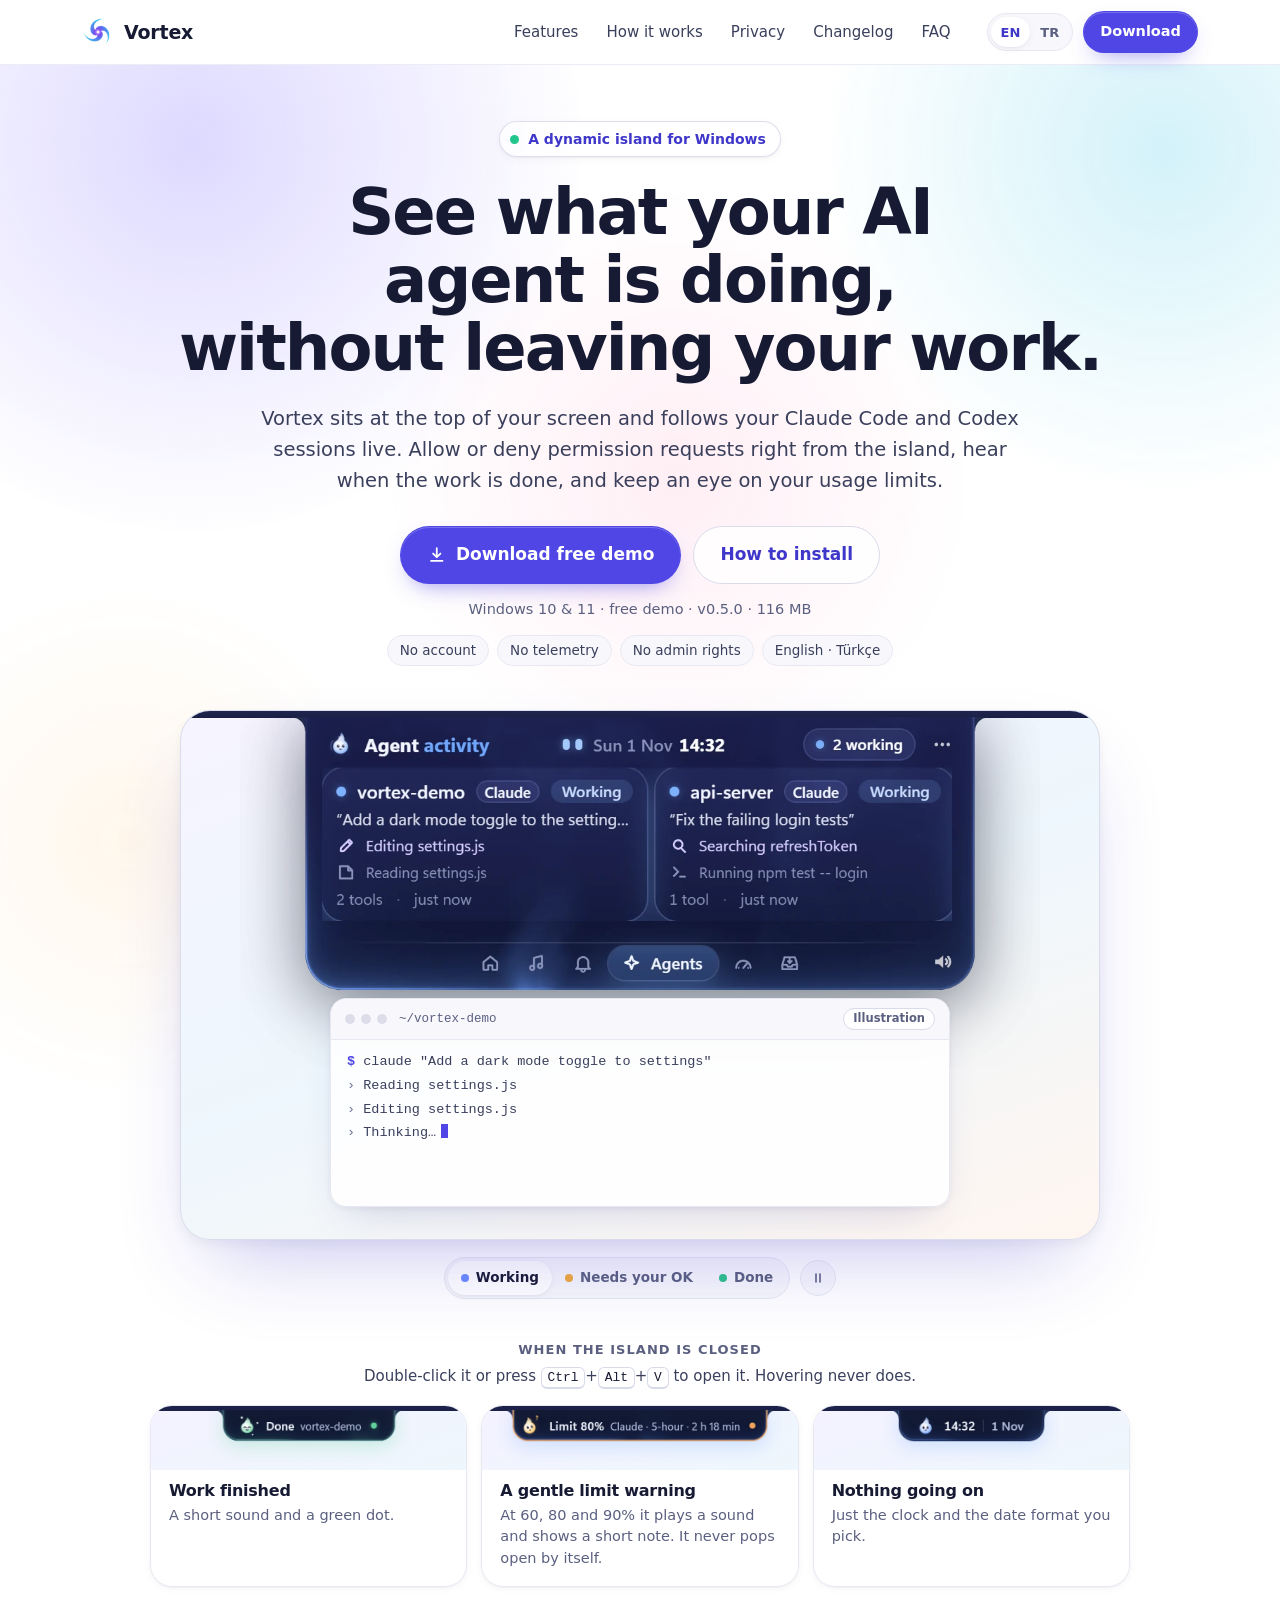
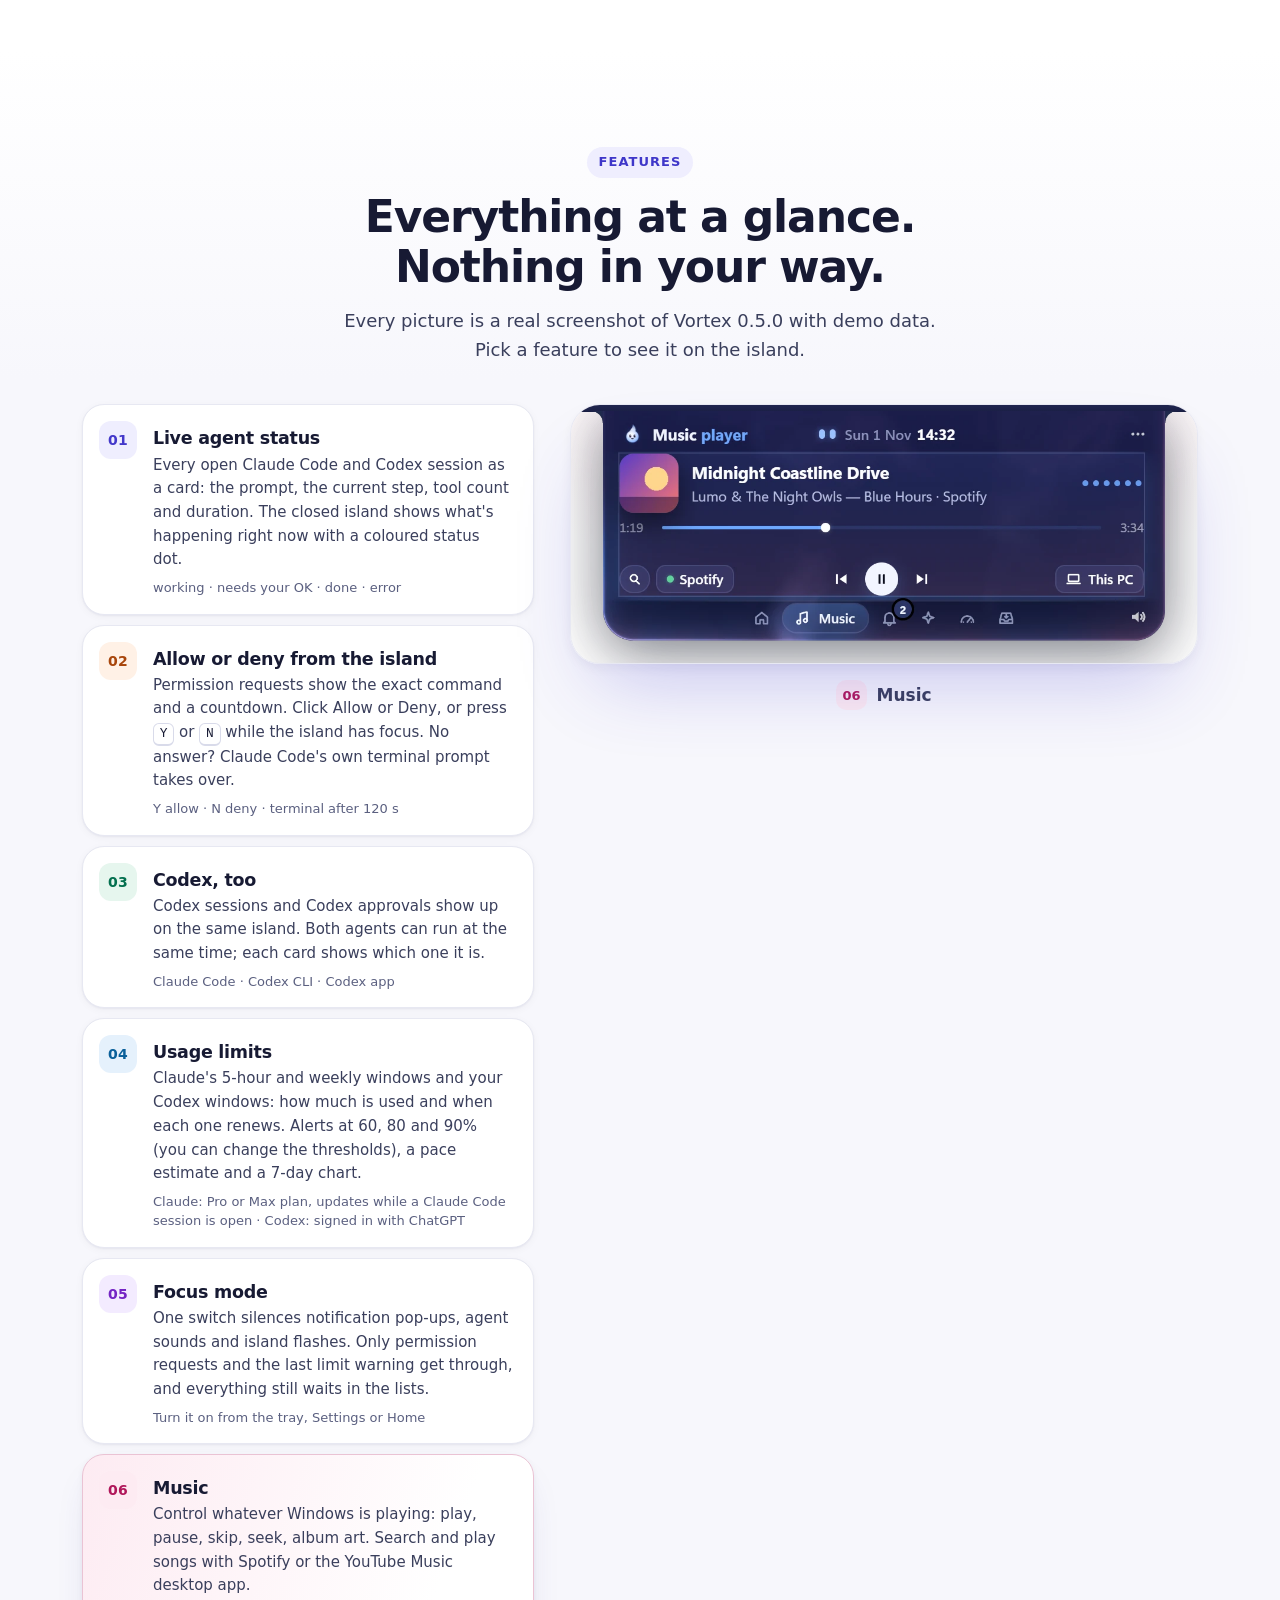
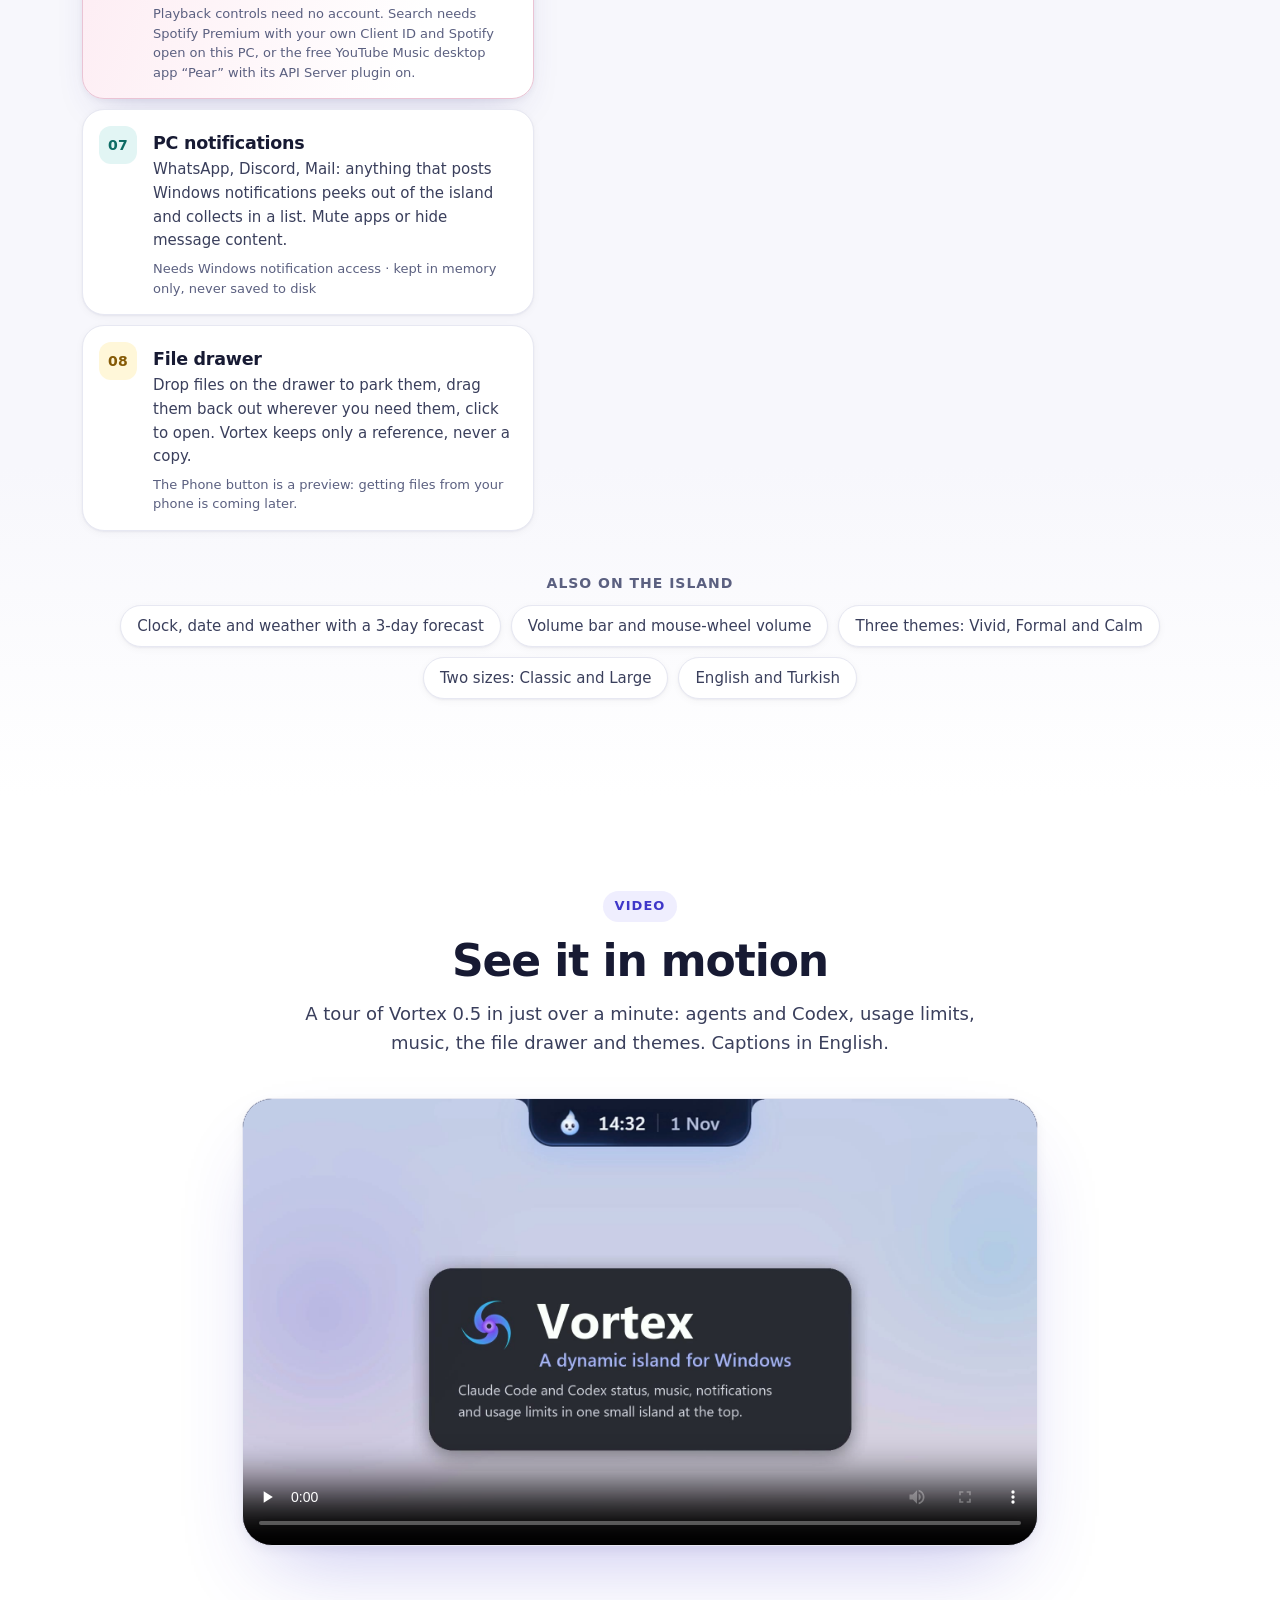
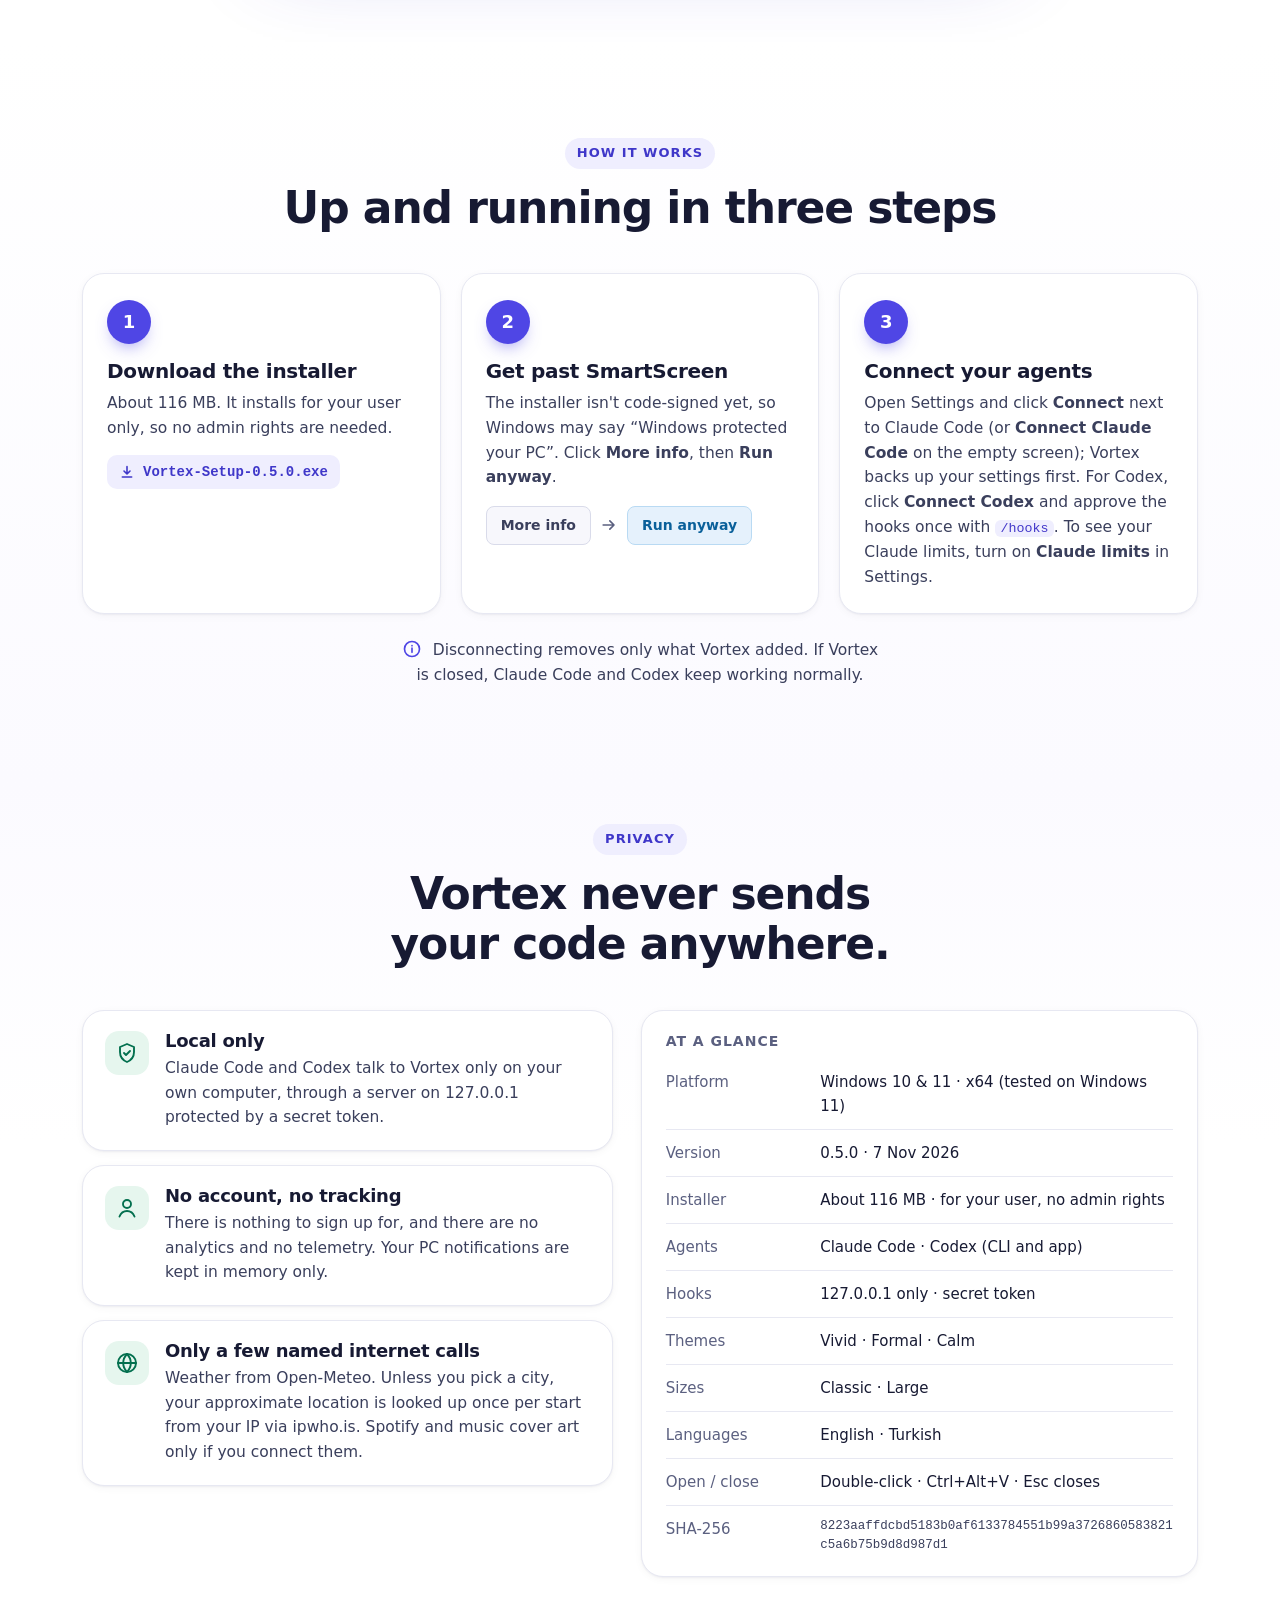
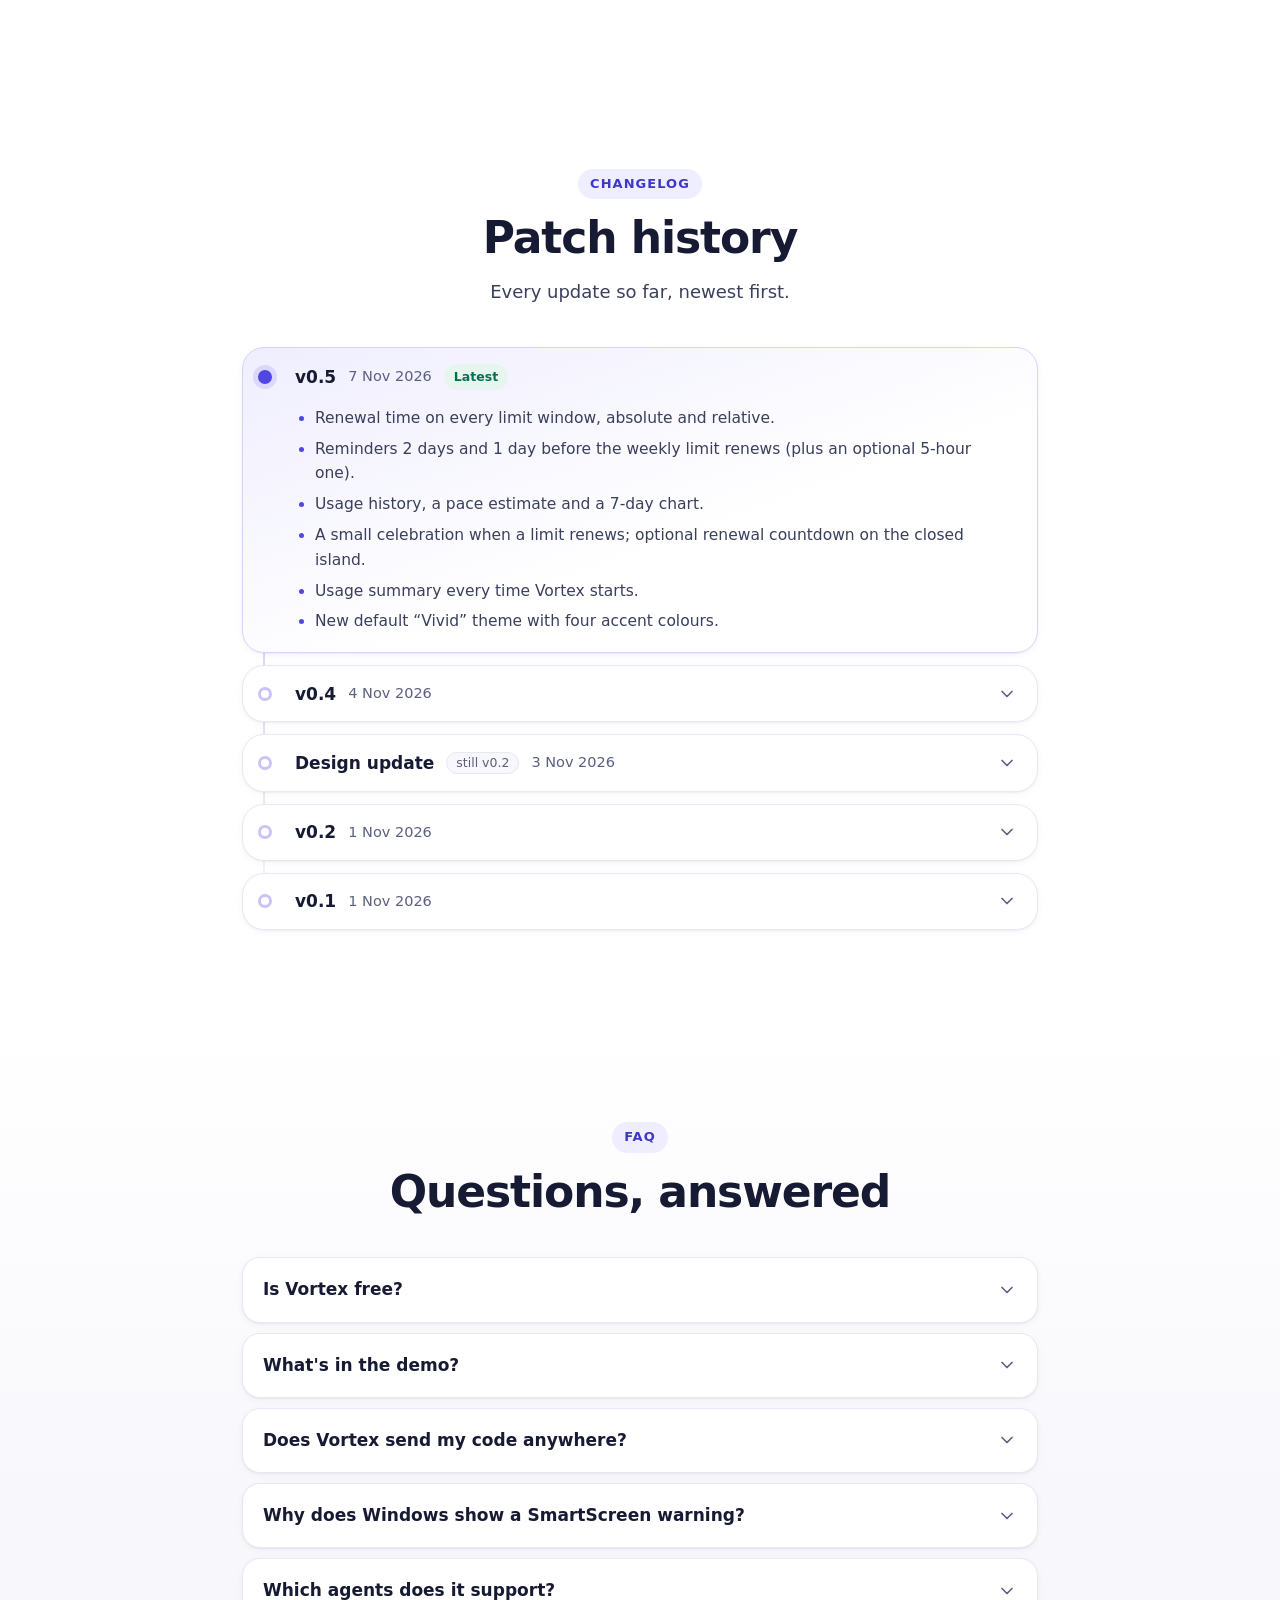
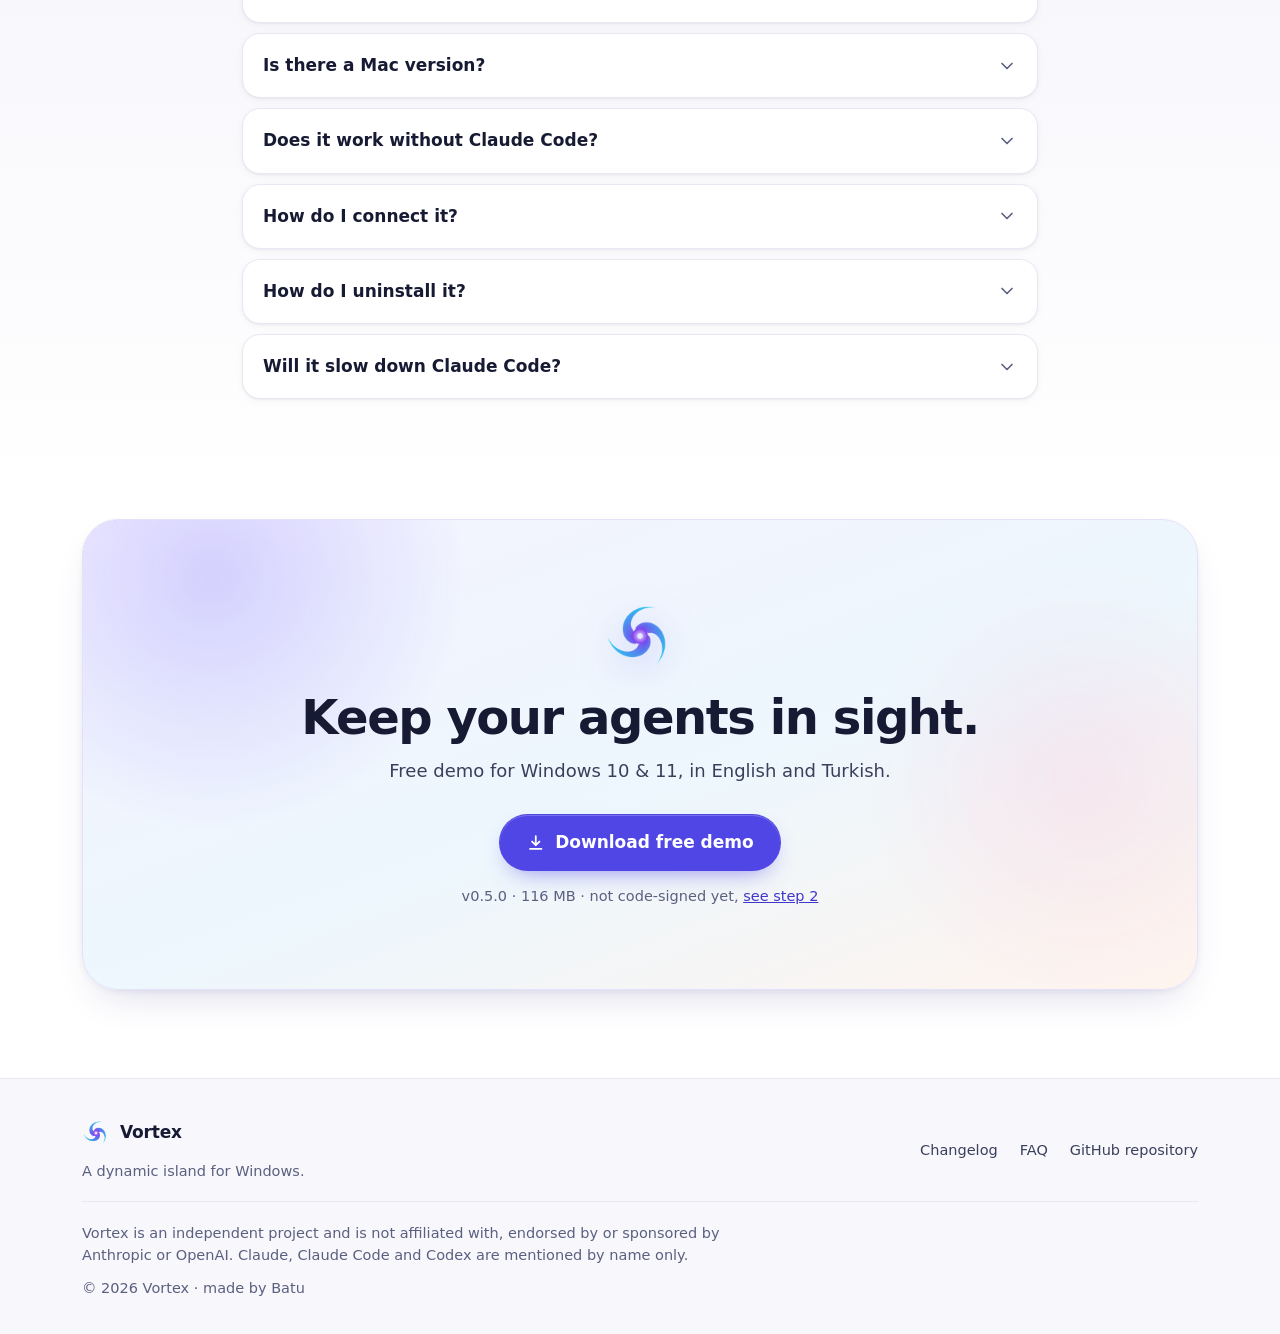
<file: index.html>
<!doctype html>
<html lang="en">
<head>
<meta charset="utf-8">
<meta name="viewport" content="width=device-width, initial-scale=1">
<title data-i18n="meta.title">Vortex — Dynamic island for Windows</title>
<meta name="description" data-i18n-content="meta.desc" content="Vortex sits at the top of your screen and shows what Claude Code and Codex are doing. Allow or deny permission requests from the island and keep an eye on your usage limits. Free demo for Windows 10 &amp; 11.">
<link rel="canonical" href="https://batuhangulbahar2011-cpu.github.io/vortex-site/">
<link rel="alternate" hreflang="en" href="https://batuhangulbahar2011-cpu.github.io/vortex-site/">
<link rel="alternate" hreflang="tr" href="https://batuhangulbahar2011-cpu.github.io/vortex-site/?lang=tr">
<link rel="alternate" hreflang="x-default" href="https://batuhangulbahar2011-cpu.github.io/vortex-site/">
<meta name="theme-color" content="#ffffff">
<meta name="color-scheme" content="light">

<meta property="og:type" content="website">
<meta property="og:site_name" content="Vortex">
<meta property="og:url" content="https://batuhangulbahar2011-cpu.github.io/vortex-site/">
<meta property="og:title" data-i18n-content="meta.title" content="Vortex — Dynamic island for Windows">
<meta property="og:description" data-i18n-content="meta.ogdesc" content="See what your AI agent is doing, without leaving your work. Free demo for Windows 10 &amp; 11.">
<meta property="og:image" content="https://batuhangulbahar2011-cpu.github.io/vortex-site/assets/og.png">
<meta property="og:image:width" content="1200">
<meta property="og:image:height" content="630">
<meta property="og:image:alt" content="Vortex, a dynamic island for Windows, showing a Claude Code permission request with Deny and Allow buttons">
<meta property="og:locale" data-i18n-content="meta.locale" content="en_US">
<meta property="og:locale:alternate" data-i18n-content="meta.localeAlt" content="tr_TR">
<meta name="twitter:card" content="summary_large_image">
<meta name="twitter:title" data-i18n-content="meta.title" content="Vortex — Dynamic island for Windows">
<meta name="twitter:description" data-i18n-content="meta.ogdesc" content="See what your AI agent is doing, without leaving your work. Free demo for Windows 10 &amp; 11.">
<meta name="twitter:image" content="https://batuhangulbahar2011-cpu.github.io/vortex-site/assets/og.png">

<link rel="icon" href="assets/favicon.ico" sizes="any">
<link rel="icon" type="image/png" href="assets/favicon-32.png" sizes="32x32">
<link rel="apple-touch-icon" href="assets/apple-touch-icon.png">
<link rel="manifest" href="site.webmanifest">
<link rel="stylesheet" href="css/style.css">
<script>
  /* Runs before paint: marks JS as on and, for Turkish visitors (?lang=tr or a saved choice),
     hides the page for a moment so English never flashes before the Turkish text is in. */
  (function () {
    var d = document.documentElement, l = null;
    d.classList.add('js');
    try { l = localStorage.getItem('vortex-lang'); } catch (e) {}
    var m = /[?&]lang=(en|tr)(?:&|$)/.exec(location.search);
    if (m) l = m[1];
    if (l === 'tr') {
      d.classList.add('i18n-wait');
      setTimeout(function () { d.classList.remove('i18n-wait'); }, 1500);
    }
  })();
</script>
<script src="js/tr.js" defer></script>
<script src="js/main.js" defer></script>
</head>
<body>
<a class="skip" href="#main" data-i18n="nav.skip">Skip to content</a>

<header class="nav">
  <div class="wrap nav-in">
    <a class="brand" href="#top">
      <img src="assets/icon-192.png" width="32" height="32" alt="">
      <span>Vortex</span>
    </a>
    <nav class="nav-links" aria-label="Main" data-i18n-aria="nav.aria">
      <ul>
        <li><a href="#features" data-i18n="nav.features">Features</a></li>
        <li><a href="#how" data-i18n="nav.how">How it works</a></li>
        <li><a href="#privacy" data-i18n="nav.privacy">Privacy</a></li>
        <li><a href="#changelog" data-i18n="nav.changelog">Changelog</a></li>
        <li><a href="#faq" data-i18n="nav.faq">FAQ</a></li>
      </ul>
    </nav>
    <div class="nav-actions">
      <details class="menu">
        <summary>
          <svg viewBox="0 0 24 24" aria-hidden="true"><path class="m-open" d="M4 7h16M4 12h16M4 17h16"/><path class="m-close" d="M6 6l12 12M18 6L6 18"/></svg>
          <span class="sr-only" data-i18n="nav.menu">Menu</span>
        </summary>
        <ul class="menu-panel">
          <li><a href="#features" data-i18n="nav.features">Features</a></li>
          <li><a href="#how" data-i18n="nav.how">How it works</a></li>
          <li><a href="#privacy" data-i18n="nav.privacy">Privacy</a></li>
          <li><a href="#changelog" data-i18n="nav.changelog">Changelog</a></li>
          <li><a href="#faq" data-i18n="nav.faq">FAQ</a></li>
        </ul>
      </details>
      <div class="lang" role="group" aria-label="Language" data-i18n-aria="nav.lang">
        <button type="button" data-lang="en" aria-pressed="true" lang="en"><span class="sr-only">English</span><span aria-hidden="true">EN</span></button>
        <button type="button" data-lang="tr" aria-pressed="false" lang="tr"><span class="sr-only">Türkçe</span><span aria-hidden="true">TR</span></button>
      </div>
      <a class="btn btn-primary btn-sm" href="https://github.com/batuhangulbahar2011-cpu/vortex-site/releases/download/v0.5.0/Vortex-Setup-0.5.0.exe" data-i18n="nav.download">Download</a>
    </div>
  </div>
</header>

<main id="main">

  <!-- ================= HERO ================= -->
  <section class="hero" id="top" aria-labelledby="hero-title">
    <div class="aurora" aria-hidden="true">
      <span class="blob b1"></span><span class="blob b2"></span><span class="blob b3"></span><span class="blob b4"></span>
    </div>
    <div class="wrap hero-in">
      <p class="eyebrow"><span class="pulse" aria-hidden="true"></span><span data-i18n="hero.eyebrow">A dynamic island for Windows</span></p>
      <h1 id="hero-title" data-i18n-html="hero.title">See what your AI agent is doing, <span class="nb">without leaving your work.</span></h1>
      <p class="lede" data-i18n="hero.lede">Vortex sits at the top of your screen and follows your Claude Code and Codex sessions live. Allow or deny permission requests right from the island, hear when the work is done, and keep an eye on your usage limits.</p>
      <div class="cta-row">
        <a class="btn btn-primary btn-lg" href="https://github.com/batuhangulbahar2011-cpu/vortex-site/releases/download/v0.5.0/Vortex-Setup-0.5.0.exe">
          <svg class="ico" viewBox="0 0 24 24" aria-hidden="true"><path d="M12 4v11m0 0l-4.5-4.5M12 15l4.5-4.5M5 19.5h14"/></svg>
          <span data-i18n="cta.download">Download free demo</span>
        </a>
        <a class="btn btn-soft btn-lg" href="#how" data-i18n="cta.how">How to install</a>
      </div>
      <p class="note" data-i18n="cta.note">Windows 10 &amp; 11 · free demo · v0.5.0 · 116 MB</p>
      <ul class="chips" role="list" aria-label="At a glance" data-i18n-aria="chips.aria">
        <li data-i18n="chips.1">No account</li>
        <li data-i18n="chips.2">No telemetry</li>
        <li data-i18n="chips.3">No admin rights</li>
        <li data-i18n="chips.4">English · Türkçe</li>
      </ul>

      <!-- Hero demo: the island and a terminal change together.
           Without JS (or with reduced motion) the "needs your OK" step stays on screen. -->
      <figure class="hero-stage" id="demo" data-step="1">
        <div class="screen">
          <div class="island-area">
            <img class="island loc" data-step="0" src="assets/shots/agents-en.webp" width="1138" height="502" aria-hidden="true"
                 data-i18n-alt="alt.agents" alt="Two Claude Code sessions side by side, each showing its task and the file it is editing or searching">
            <img class="island loc is-on" data-step="1" src="assets/shots/permission-en.webp" width="1138" height="502"
                 data-i18n-alt="alt.permission" alt="Claude Code asks to run git push origin main, with Deny and Allow buttons right on the island">
            <img class="island island-pill loc" data-step="2" src="assets/shots/done-en.webp" width="470" height="121" aria-hidden="true"
                 data-i18n-alt="alt.done" alt="Closed island saying Done for the vortex-demo session">
          </div>
          <div class="term" aria-hidden="true">
            <div class="term-bar">
              <span class="term-dots"><i></i><i></i><i></i></span>
              <span class="term-title">~/vortex-demo</span>
              <span class="term-tag" data-i18n="term.tag">Illustration</span>
            </div>
            <ol class="term-body">
              <li data-line="0"><span class="t-p">$</span> claude "<span data-i18n="term.l1">Add a dark mode toggle to settings</span>"</li>
              <li data-line="0"><span class="t-dim">›</span> <span data-i18n="term.l2">Reading settings.js</span></li>
              <li data-line="0"><span class="t-dim">›</span> <span data-i18n="term.l3">Editing settings.js</span></li>
              <li data-line="0" class="t-think"><span class="t-dim">›</span> <span data-i18n="term.think">Thinking…</span></li>
              <li data-line="1"><span class="t-warn">?</span> <span data-i18n="term.l4">Run git push origin main?</span> <span class="t-dim" data-i18n="term.l4b">waiting for you</span></li>
              <li data-line="2"><span class="t-ok">✓</span> <span data-i18n="term.l5">Allowed on the island</span></li>
              <li data-line="2"><span class="t-ok">✓</span> <span data-i18n="term.l6">Done · 2 tools · 1 min</span></li>
            </ol>
          </div>
        </div>
        <figcaption class="demo-bar">
          <span class="sr-only" data-i18n="demo.cap">Illustration: while an agent works in the terminal, the island follows each step: working, needs your OK, done.</span>
          <span class="seg" role="group" aria-label="Demo step" data-i18n-aria="demo.aria">
            <button type="button" data-go="0" aria-pressed="false"><span class="sdot sdot-work" aria-hidden="true"></span><span data-i18n="demo.s0">Working</span></button>
            <button type="button" data-go="1" aria-pressed="true"><span class="sdot sdot-wait" aria-hidden="true"></span><span data-i18n="demo.s1">Needs your OK</span></button>
            <button type="button" data-go="2" aria-pressed="false"><span class="sdot sdot-done" aria-hidden="true"></span><span data-i18n="demo.s2">Done</span></button>
          </span>
          <button type="button" class="playpause" hidden>
            <svg class="i-pause" viewBox="0 0 24 24" aria-hidden="true"><path d="M9 6v12M15 6v12"/></svg>
            <svg class="i-play" viewBox="0 0 24 24" aria-hidden="true"><path d="M8 5.5v13l10-6.5z"/></svg>
            <span class="sr-only when-on" data-i18n="demo.pause">Pause animation</span>
            <span class="sr-only when-off" data-i18n="demo.play">Play animation</span>
          </button>
        </figcaption>
      </figure>

      <div class="states">
        <h2 class="states-label" data-i18n="states.label">When the island is closed</h2>
        <p class="states-hint" data-i18n-html="states.hint">Double-click it or press <kbd>Ctrl</kbd>+<kbd>Alt</kbd>+<kbd>V</kbd> to open it. Hovering never does.</p>
        <ul>
          <li class="state">
            <div class="mini"><img class="loc" src="assets/shots/done-en.webp" width="470" height="121" loading="lazy" data-i18n-alt="alt.done" alt="Closed island saying Done for the vortex-demo session"></div>
            <h3 class="state-t" data-i18n="states.done.t">Work finished</h3>
            <p data-i18n="states.done.p">A short sound and a green dot.</p>
          </li>
          <li class="state">
            <div class="mini"><img class="loc" src="assets/shots/limit-alert-en.webp" width="662" height="120" loading="lazy" data-i18n-alt="alt.limitalert" alt="Island warning that the Claude 5-hour limit has reached 80%"></div>
            <h3 class="state-t" data-i18n="states.limit.t">A gentle limit warning</h3>
            <p data-i18n="states.limit.p">At 60, 80 and 90% it plays a sound and shows a short note. It never pops open by itself.</p>
          </li>
          <li class="state">
            <div class="mini"><img class="loc" src="assets/shots/pill-clock-en.webp" width="404" height="120" loading="lazy" data-i18n-alt="alt.clock" alt="Closed Vortex island showing the time and date"></div>
            <h3 class="state-t" data-i18n="states.idle.t">Nothing going on</h3>
            <p data-i18n="states.idle.p">Just the clock and the date format you pick.</p>
          </li>
        </ul>
      </div>
    </div>
  </section>

  <!-- ================= FEATURES ================= -->
  <section class="section features" id="features" aria-labelledby="features-title">
    <div class="wrap">
      <header class="sec-head">
        <p class="kicker" data-i18n="feat.kicker">Features</p>
        <h2 id="features-title" data-i18n="feat.title">Everything at a glance. Nothing in your way.</h2>
        <p class="sec-lede">
          <span data-i18n="feat.lede">Every picture is a real screenshot of Vortex 0.5.0 with demo data.</span>
          <span class="wide-hint" data-i18n="feat.hint">Pick a feature to see it on the island.</span>
        </p>
      </header>

      <div class="demo">
        <ol class="feat-list">
          <li class="feat" data-shot="agents" data-tint="lav">
            <span class="num" aria-hidden="true">01</span>
            <div class="feat-body">
              <h3><span class="feat-btn" data-i18n="f1.t">Live agent status</span></h3>
              <p data-i18n="f1.p">Every open Claude Code and Codex session as a card: the prompt, the current step, tool count and duration. The closed island shows what's happening right now with a coloured status dot.</p>
              <p class="meta" data-i18n="f1.m">working · needs your OK · done · error</p>
            </div>
            <a class="feat-shot loc-href" href="assets/shots/agents-en.webp" target="_blank" rel="noopener"><img class="feat-img loc" src="assets/shots/agents-en.webp" width="1138" height="502" loading="lazy" data-i18n-alt="alt.agents" alt="Two Claude Code sessions side by side, each showing its task and the file it is editing or searching"><span class="sr-only" data-i18n="feat.open">(opens the full-size picture)</span></a>
          </li>
          <li class="feat" data-shot="permission" data-tint="peach">
            <span class="num" aria-hidden="true">02</span>
            <div class="feat-body">
              <h3><span class="feat-btn" data-i18n="f2.t">Allow or deny from the island</span></h3>
              <p data-i18n-html="f2.p">Permission requests show the exact command and a countdown. Click Allow or Deny, or press <kbd>Y</kbd> or <kbd>N</kbd> while the island has focus. No answer? Claude Code's own terminal prompt takes over.</p>
              <p class="meta" data-i18n="f2.m">Y allow · N deny · terminal after 120 s</p>
            </div>
            <a class="feat-shot loc-href" href="assets/shots/permission-en.webp" target="_blank" rel="noopener"><img class="feat-img loc" src="assets/shots/permission-en.webp" width="1138" height="502" loading="lazy" data-i18n-alt="alt.permission" alt="Claude Code asks to run git push origin main, with Deny and Allow buttons right on the island"><span class="sr-only" data-i18n="feat.open">(opens the full-size picture)</span></a>
          </li>
          <li class="feat" data-shot="codex" data-tint="mint">
            <span class="num" aria-hidden="true">03</span>
            <div class="feat-body">
              <h3><span class="feat-btn" data-i18n="f3.t">Codex, too</span></h3>
              <p data-i18n="f3.p">Codex sessions and Codex approvals show up on the same island. Both agents can run at the same time; each card shows which one it is.</p>
              <p class="meta" data-i18n="f3.m">Claude Code · Codex CLI · Codex app</p>
            </div>
            <a class="feat-shot loc-href" href="assets/shots/codex-en.webp" target="_blank" rel="noopener"><img class="feat-img loc" src="assets/shots/codex-en.webp" width="1138" height="502" loading="lazy" data-i18n-alt="alt.codex" alt="A Codex session asks to run a deploy command, with Deny and Allow buttons"><span class="sr-only" data-i18n="feat.open">(opens the full-size picture)</span></a>
          </li>
          <li class="feat" data-shot="limits" data-tint="sky">
            <span class="num" aria-hidden="true">04</span>
            <div class="feat-body">
              <h3><span class="feat-btn" data-i18n="f4.t">Usage limits</span></h3>
              <p data-i18n="f4.p">Claude's 5‑hour and weekly windows and your Codex windows: how much is used and when each one renews. Alerts at 60, 80 and 90% (you can change the thresholds), a pace estimate and a 7‑day chart.</p>
              <p class="meta" data-i18n="f4.m">Claude: Pro or Max plan, updates while a Claude Code session is open · Codex: signed in with ChatGPT</p>
            </div>
            <a class="feat-shot loc-href" href="assets/shots/limits-en.webp" target="_blank" rel="noopener"><img class="feat-img loc" src="assets/shots/limits-en.webp" width="1138" height="502" loading="lazy" data-i18n-alt="alt.limits" alt="Usage limits for Claude and Codex with percentages and when each limit renews"><span class="sr-only" data-i18n="feat.open">(opens the full-size picture)</span></a>
          </li>
          <li class="feat" data-shot="focus" data-tint="lilac">
            <span class="num" aria-hidden="true">05</span>
            <div class="feat-body">
              <h3><span class="feat-btn" data-i18n="f5.t">Focus mode</span></h3>
              <p data-i18n="f5.p">One switch silences notification pop-ups, agent sounds and island flashes. Only permission requests and the last limit warning get through, and everything still waits in the lists.</p>
              <p class="meta" data-i18n="f5.m">Turn it on from the tray, Settings or Home</p>
            </div>
            <a class="feat-shot loc-href" href="assets/shots/focus-en.webp" target="_blank" rel="noopener"><img class="feat-img loc" src="assets/shots/focus-en.webp" width="1138" height="502" loading="lazy" data-i18n-alt="alt.focus" alt="Vortex with focus mode turned on and notifications kept quiet"><span class="sr-only" data-i18n="feat.open">(opens the full-size picture)</span></a>
          </li>
          <li class="feat" data-shot="music" data-tint="rose">
            <span class="num" aria-hidden="true">06</span>
            <div class="feat-body">
              <h3><span class="feat-btn" data-i18n="f6.t">Music</span></h3>
              <p data-i18n="f6.p">Control whatever Windows is playing: play, pause, skip, seek, album art. Search and play songs with Spotify or the YouTube Music desktop app.</p>
              <p class="meta" data-i18n="f6.m">Playback controls need no account. Search needs Spotify Premium with your own Client ID and Spotify open on this PC, or the free YouTube Music desktop app “Pear” with its API Server plugin on.</p>
            </div>
            <a class="feat-shot loc-href" href="assets/shots/music-en.webp" target="_blank" rel="noopener"><img class="feat-img loc" src="assets/shots/music-en.webp" width="1138" height="502" loading="lazy" data-i18n-alt="alt.music" alt="Music player on the island with track info, progress bar and playback controls"><span class="sr-only" data-i18n="feat.open">(opens the full-size picture)</span></a>
          </li>
          <li class="feat" data-shot="notifications" data-tint="teal">
            <span class="num" aria-hidden="true">07</span>
            <div class="feat-body">
              <h3><span class="feat-btn" data-i18n="f7.t">PC notifications</span></h3>
              <p data-i18n="f7.p">WhatsApp, Discord, Mail: anything that posts Windows notifications peeks out of the island and collects in a list. Mute apps or hide message content.</p>
              <p class="meta" data-i18n="f7.m">Needs Windows notification access · kept in memory only, never saved to disk</p>
            </div>
            <a class="feat-shot loc-href" href="assets/shots/notifications-en.webp" target="_blank" rel="noopener"><img class="feat-img loc" src="assets/shots/notifications-en.webp" width="1138" height="502" loading="lazy" data-i18n-alt="alt.notifications" alt="Notification center listing WhatsApp, Discord and Mail notifications"><span class="sr-only" data-i18n="feat.open">(opens the full-size picture)</span></a>
          </li>
          <li class="feat" data-shot="drawer" data-tint="butter">
            <span class="num" aria-hidden="true">08</span>
            <div class="feat-body">
              <h3><span class="feat-btn" data-i18n="f8.t">File drawer</span></h3>
              <p data-i18n="f8.p">Drop files on the drawer to park them, drag them back out wherever you need them, click to open. Vortex keeps only a reference, never a copy.</p>
              <p class="meta" data-i18n="f8.m">The Phone button is a preview: getting files from your phone is coming later.</p>
            </div>
            <a class="feat-shot loc-href" href="assets/shots/drawer-en.webp" target="_blank" rel="noopener"><img class="feat-img loc" src="assets/shots/drawer-en.webp" width="1138" height="502" loading="lazy" data-i18n-alt="alt.drawer" alt="File drawer holding a PDF, an image and a folder, ready to drag out"><span class="sr-only" data-i18n="feat.open">(opens the full-size picture)</span></a>
          </li>
        </ol>

        <figure class="stage" id="stage">
          <div class="stage-screen">
            <img class="stage-img is-on" src="assets/shots/agents-en.webp" width="1138" height="502" data-i18n-alt="alt.agents" alt="Two Claude Code sessions side by side, each showing its task and the file it is editing or searching">
            <img class="stage-img" src="assets/shots/agents-en.webp" width="1138" height="502" alt="" aria-hidden="true">
          </div>
          <figcaption class="stage-cap"><span class="stage-num">01</span> <span class="stage-title">Live agent status</span></figcaption>
        </figure>
      </div>

      <div class="also">
        <h3 data-i18n="also.t">Also on the island</h3>
        <ul>
          <li data-i18n="also.1">Clock, date and weather with a 3‑day forecast</li>
          <li data-i18n="also.2">Volume bar and mouse-wheel volume</li>
          <li data-i18n="also.3">Three themes: Vivid, Formal and Calm</li>
          <li data-i18n="also.4">Two sizes: Classic and Large</li>
          <li data-i18n="also.5">English and Turkish</li>
        </ul>
      </div>
    </div>
  </section>

  <!-- ================= VIDEO ================= -->
  <section class="section video" id="video" aria-labelledby="video-title">
    <div class="wrap narrow">
      <header class="sec-head">
        <p class="kicker" data-i18n="video.kicker">Video</p>
        <h2 id="video-title" data-i18n="video.title">See it in motion</h2>
        <p class="sec-lede" data-i18n="video.lede">A tour of Vortex 0.5 in just over a minute: agents and Codex, usage limits, music, the file drawer and themes. Captions in English.</p>
      </header>
      <div class="video-frame">
        <video id="promo" controls playsinline preload="none" poster="assets/video/poster-en.jpg" width="1920" height="1080"
               data-i18n-aria="video.aria" aria-label="Vortex promo video: a short tour of Vortex 0.5">
          <source src="assets/video/vortex-demo-en.mp4" type="video/mp4">
          <a href="assets/video/vortex-demo-en.mp4" data-i18n="video.fallback">Download the video (MP4)</a>
        </video>
      </div>
    </div>
  </section>

  <!-- ================= HOW IT WORKS ================= -->
  <section class="section how" id="how" aria-labelledby="how-title">
    <div class="wrap">
      <header class="sec-head">
        <p class="kicker" data-i18n="how.kicker">How it works</p>
        <h2 id="how-title" data-i18n="how.title">Up and running in three steps</h2>
      </header>
      <ol class="steps">
        <li class="step">
          <span class="step-n" aria-hidden="true">1</span>
          <h3 data-i18n="how.1.t">Download the installer</h3>
          <p data-i18n="how.1.p">About 116 MB. It installs for your user only, so no admin rights are needed.</p>
          <a class="file-link" href="https://github.com/batuhangulbahar2011-cpu/vortex-site/releases/download/v0.5.0/Vortex-Setup-0.5.0.exe">
            <svg viewBox="0 0 24 24" aria-hidden="true"><path d="M12 4v11m0 0l-4.5-4.5M12 15l4.5-4.5M5 19.5h14"/></svg>
            <span>Vortex-Setup-0.5.0.exe</span>
          </a>
        </li>
        <li class="step">
          <span class="step-n" aria-hidden="true">2</span>
          <h3 data-i18n="how.2.t">Get past SmartScreen</h3>
          <p data-i18n-html="how.2.p">The installer isn't code-signed yet, so Windows may say “Windows protected your PC”. Click <strong>More info</strong>, then <strong>Run anyway</strong>.</p>
          <div class="ss" aria-hidden="true">
            <span class="ss-chip" data-i18n="how.2.a">More info</span>
            <svg class="ss-arrow" viewBox="0 0 24 24"><path d="M5 12h13m-5-5l5 5-5 5"/></svg>
            <span class="ss-chip ss-chip-strong" data-i18n="how.2.b">Run anyway</span>
          </div>
        </li>
        <li class="step">
          <span class="step-n" aria-hidden="true">3</span>
          <h3 data-i18n="how.3.t">Connect your agents</h3>
          <p data-i18n-html="how.3.p">Open Settings and click <strong>Connect</strong> next to Claude Code (or <strong>Connect Claude Code</strong> on the empty screen); Vortex backs up your settings first. For Codex, click <strong>Connect Codex</strong> and approve the hooks once with <code>/hooks</code>. To see your Claude limits, turn on <strong>Claude limits</strong> in Settings.</p>
        </li>
      </ol>
      <p class="how-note">
        <svg viewBox="0 0 24 24" aria-hidden="true"><circle cx="12" cy="12" r="9"/><path d="M12 11v5M12 8h.01"/></svg>
        <span data-i18n="how.note">Disconnecting removes only what Vortex added. If Vortex is closed, Claude Code and Codex keep working normally.</span>
      </p>
    </div>
  </section>

  <!-- ================= PRIVACY + AT A GLANCE ================= -->
  <section class="section privacy" id="privacy" aria-labelledby="privacy-title">
    <div class="wrap">
      <header class="sec-head">
        <p class="kicker" data-i18n="priv.kicker">Privacy</p>
        <h2 id="privacy-title" data-i18n="priv.title">Vortex never sends your code anywhere.</h2>
      </header>
      <div class="priv-grid">
        <ul class="priv-points">
          <li>
            <svg viewBox="0 0 24 24" aria-hidden="true"><path d="M12 3l7 3v5c0 4.5-3 8.3-7 10-4-1.7-7-5.5-7-10V6l7-3z"/><path d="M9 12l2 2 4-4"/></svg>
            <div>
              <h3 data-i18n="priv.1.t">Local only</h3>
              <p data-i18n="priv.1.p">Claude Code and Codex talk to Vortex only on your own computer, through a server on 127.0.0.1 protected by a secret token.</p>
            </div>
          </li>
          <li>
            <svg viewBox="0 0 24 24" aria-hidden="true"><circle cx="12" cy="8" r="4"/><path d="M4.5 20.5c1.4-3.6 4.2-5.5 7.5-5.5s6.1 1.9 7.5 5.5"/></svg>
            <div>
              <h3 data-i18n="priv.2.t">No account, no tracking</h3>
              <p data-i18n="priv.2.p">There is nothing to sign up for, and there are no analytics and no telemetry. Your PC notifications are kept in memory only.</p>
            </div>
          </li>
          <li>
            <svg viewBox="0 0 24 24" aria-hidden="true"><circle cx="12" cy="12" r="9"/><path d="M3 12h18M12 3c2.5 2.6 3.8 5.6 3.8 9s-1.3 6.4-3.8 9c-2.5-2.6-3.8-5.6-3.8-9S9.5 5.6 12 3z"/></svg>
            <div>
              <h3 data-i18n="priv.3.t">Only a few named internet calls</h3>
              <p data-i18n="priv.3.p">Weather from Open-Meteo. Unless you pick a city, your approximate location is looked up once per start from your IP via ipwho.is. Spotify and music cover art only if you connect them.</p>
            </div>
          </li>
        </ul>

        <div class="spec">
          <h3 class="spec-t" data-i18n="spec.t">At a glance</h3>
          <dl>
            <div><dt data-i18n="spec.k1">Platform</dt><dd data-i18n="spec.v1">Windows 10 &amp; 11 · x64 (tested on Windows 11)</dd></div>
            <div><dt data-i18n="spec.k2">Version</dt><dd data-i18n="spec.v2">0.5.0 · 7 Nov 2026</dd></div>
            <div><dt data-i18n="spec.k3">Installer</dt><dd data-i18n="spec.v3">About 116 MB · for your user, no admin rights</dd></div>
            <div><dt data-i18n="spec.k4">Agents</dt><dd data-i18n="spec.v4">Claude Code · Codex (CLI and app)</dd></div>
            <div><dt data-i18n="spec.k5">Hooks</dt><dd data-i18n="spec.v5">127.0.0.1 only · secret token</dd></div>
            <div><dt data-i18n="spec.k6">Themes</dt><dd data-i18n="spec.v6">Vivid · Formal · Calm</dd></div>
            <div><dt data-i18n="spec.k7">Sizes</dt><dd data-i18n="spec.v7">Classic · Large</dd></div>
            <div><dt data-i18n="spec.k8">Languages</dt><dd data-i18n="spec.v8">English · Turkish</dd></div>
            <div><dt data-i18n="spec.k9">Open / close</dt><dd data-i18n="spec.v9">Double-click · Ctrl+Alt+V · Esc closes</dd></div>
            <div><dt>SHA-256</dt><dd class="hash">8223aaffdcbd5183b0af6133784551b99a3726860583821c5a6b75b9d8d987d1</dd></div>
          </dl>
        </div>
      </div>
    </div>
  </section>

  <!-- ================= CHANGELOG ================= -->
  <section class="section changelog" id="changelog" aria-labelledby="log-title">
    <div class="wrap narrow">
      <header class="sec-head">
        <p class="kicker" data-i18n="log.kicker">Changelog</p>
        <h2 id="log-title" data-i18n="log.title">Patch history</h2>
        <p class="sec-lede" data-i18n="log.lede">Every update so far, newest first.</p>
      </header>
      <ol class="log">
        <li class="log-item is-latest">
          <div class="log-head">
            <span class="ver">v0.5</span>
            <time datetime="2026-11-07" data-i18n="log.5.d">7 Nov 2026</time>
            <span class="badge" data-i18n="log.latest">Latest</span>
          </div>
          <ul>
            <li data-i18n="log.5.1">Renewal time on every limit window, absolute and relative.</li>
            <li data-i18n="log.5.2">Reminders 2 days and 1 day before the weekly limit renews (plus an optional 5‑hour one).</li>
            <li data-i18n="log.5.3">Usage history, a pace estimate and a 7‑day chart.</li>
            <li data-i18n="log.5.4">A small celebration when a limit renews; optional renewal countdown on the closed island.</li>
            <li data-i18n="log.5.5">Usage summary every time Vortex starts.</li>
            <li data-i18n="log.5.6">New default “Vivid” theme with four accent colours.</li>
          </ul>
        </li>
        <li>
          <details class="log-item">
            <summary class="log-head">
              <span class="ver">v0.4</span>
              <time datetime="2026-11-04" data-i18n="log.4.d">4 Nov 2026</time>
              <svg class="chev" viewBox="0 0 24 24" aria-hidden="true"><path d="M6 9l6 6 6-6"/></svg>
            </summary>
            <ul>
              <li data-i18n="log.4.1">Codex alongside Claude Code: live Codex sessions and Codex approvals on the island.</li>
              <li data-i18n="log.4.2">Usage limits: a Limits tab with 5‑hour, weekly and other windows; alerts at 60 / 80 / 90%.</li>
              <li data-i18n="log.4.3">Lumo sleeps at 90% (adjustable) and shows when the limit is back.</li>
              <li data-i18n="log.4.4">Y / N keys to allow or deny; session cards with context %, duration, estimated cost and the last message.</li>
              <li data-i18n="log.4.5">Focus mode and a daily “Today” summary.</li>
              <li data-i18n="log.4.6">New black “Formal” theme with a theme picker.</li>
            </ul>
          </details>
        </li>
        <li>
          <details class="log-item">
            <summary class="log-head">
              <span class="ver ver-word"><span data-i18n="log.d.v">Design update</span> <span class="ver-sub" data-i18n="log.d.sub">still v0.2</span></span>
              <time datetime="2026-11-03" data-i18n="log.d.d">3 Nov 2026</time>
              <svg class="chev" viewBox="0 0 24 24" aria-hidden="true"><path d="M6 9l6 6 6-6"/></svg>
            </summary>
            <ul>
              <li data-i18n="log.d.1">A notch-style black island attached to the top edge, with spring animations and an icon tab bar.</li>
              <li data-i18n="log.d.2">A shorter, wider open island and a new Music layout.</li>
              <li data-i18n="log.d.3">File drawer: park files, drag them out, click to open.</li>
              <li data-i18n="log.d.4">Subtle WebGL light behind the island (can be turned off).</li>
              <li data-i18n="log.d.5">Two sizes (Classic / Large), Settings in a wider panel, clock and date on the closed island in five formats, calmer colours, smoother animations.</li>
            </ul>
          </details>
        </li>
        <li>
          <details class="log-item">
            <summary class="log-head">
              <span class="ver">v0.2</span>
              <time datetime="2026-11-01" data-i18n="log.2.d">1 Nov 2026</time>
              <svg class="chev" viewBox="0 0 24 24" aria-hidden="true"><path d="M6 9l6 6 6-6"/></svg>
            </summary>
            <ul>
              <li data-i18n="log.2.1">Music: controls for any Windows media player, plus search and play with YouTube Music and Spotify.</li>
              <li data-i18n="log.2.2">Volume: a level bar on every change, mouse-wheel volume on the island.</li>
              <li data-i18n="log.2.3">Clock and weather with a 3‑day forecast.</li>
              <li data-i18n="log.2.4">Your PC notifications on the island, with per-app mute and content hiding.</li>
              <li data-i18n="log.2.5">New Home, Music and Notifications tabs.</li>
            </ul>
          </details>
        </li>
        <li>
          <details class="log-item">
            <summary class="log-head">
              <span class="ver">v0.1</span>
              <time datetime="2026-11-01" data-i18n="log.1.d">1 Nov 2026</time>
              <svg class="chev" viewBox="0 0 24 24" aria-hidden="true"><path d="M6 9l6 6 6-6"/></svg>
            </summary>
            <ul>
              <li data-i18n="log.1.1">The island: a small pill at the top of the screen showing what Claude Code is doing.</li>
              <li data-i18n="log.1.2">Session states: working, needs your OK, done, error, plus recent history.</li>
              <li data-i18n="log.1.3">Allow or deny permission requests from the island (the terminal takes over after 120 s).</li>
              <li data-i18n="log.1.4">One-click connect and disconnect for Claude Code, with a backup of your settings.</li>
              <li data-i18n="log.1.5">Sounds and Windows notifications when work finishes; tray menu; double-click or Ctrl+Alt+V.</li>
              <li data-i18n="log.1.6">English and Turkish; Lumo's moods.</li>
            </ul>
          </details>
        </li>
      </ol>
    </div>
  </section>

  <!-- ================= FAQ ================= -->
  <section class="section faq" id="faq" aria-labelledby="faq-title">
    <div class="wrap narrow">
      <header class="sec-head">
        <p class="kicker" data-i18n="faq.kicker">FAQ</p>
        <h2 id="faq-title" data-i18n="faq.title">Questions, answered</h2>
      </header>
      <div class="faq-list">
        <details>
          <summary><span data-i18n="faq.1.q">Is Vortex free?</span><svg class="chev" viewBox="0 0 24 24" aria-hidden="true"><path d="M6 9l6 6 6-6"/></svg></summary>
          <p data-i18n="faq.1.a">Yes. The current version is a free demo. A paid full version is planned for later; it has no price yet.</p>
        </details>
        <details>
          <summary><span data-i18n="faq.2.q">What's in the demo?</span><svg class="chev" viewBox="0 0 24 24" aria-hidden="true"><path d="M6 9l6 6 6-6"/></svg></summary>
          <p data-i18n="faq.2.a">Version 0.5.0 with every feature on this page: agents, limits, focus mode, music, notifications, volume, weather, the file drawer, themes, English and Turkish.</p>
        </details>
        <details>
          <summary><span data-i18n="faq.3.q">Does Vortex send my code anywhere?</span><svg class="chev" viewBox="0 0 24 24" aria-hidden="true"><path d="M6 9l6 6 6-6"/></svg></summary>
          <p data-i18n="faq.3.a">No. Claude Code and Codex talk to Vortex only on your own PC (localhost, protected by a secret token). Vortex has no account, no analytics and no telemetry. Its only internet calls are weather from Open-Meteo, an approximate location from your IP via ipwho.is (once per start, only if you haven't picked a city) and, if you connect them, Spotify and music cover art.</p>
        </details>
        <details>
          <summary><span data-i18n="faq.4.q">Why does Windows show a SmartScreen warning?</span><svg class="chev" viewBox="0 0 24 24" aria-hidden="true"><path d="M6 9l6 6 6-6"/></svg></summary>
          <p data-i18n-html="faq.4.a">The installer isn't code-signed yet, so Windows doesn't recognise the publisher. Click <strong>More info</strong>, then <strong>Run anyway</strong>.</p>
        </details>
        <details>
          <summary><span data-i18n="faq.5.q">Which agents does it support?</span><svg class="chev" viewBox="0 0 24 24" aria-hidden="true"><path d="M6 9l6 6 6-6"/></svg></summary>
          <p data-i18n="faq.5.a">Claude Code and Codex (the CLI and the Codex app). Both can run at the same time; each card shows which agent it is.</p>
        </details>
        <details>
          <summary><span data-i18n="faq.6.q">Is there a Mac version?</span><svg class="chev" viewBox="0 0 24 24" aria-hidden="true"><path d="M6 9l6 6 6-6"/></svg></summary>
          <p data-i18n="faq.6.a">No. Vortex is made for Windows 10 and 11 (tested on Windows 11).</p>
        </details>
        <details>
          <summary><span data-i18n="faq.7.q">Does it work without Claude Code?</span><svg class="chev" viewBox="0 0 24 24" aria-hidden="true"><path d="M6 9l6 6 6-6"/></svg></summary>
          <p data-i18n="faq.7.a">Yes. Music, notifications, volume, clock, weather and the file drawer work on their own. The agent and limit features need Claude Code or Codex. Claude limits need a Pro or Max plan; Codex limits need a ChatGPT sign-in.</p>
        </details>
        <details>
          <summary><span data-i18n="faq.8.q">How do I connect it?</span><svg class="chev" viewBox="0 0 24 24" aria-hidden="true"><path d="M6 9l6 6 6-6"/></svg></summary>
          <p data-i18n-html="faq.8.a">Open Settings and click <strong>Connect</strong> next to Claude Code (or <strong>Connect Claude Code</strong> on the empty screen); Vortex backs up your settings and adds its hooks. For Codex, click <strong>Connect Codex</strong>, then approve the hooks once with <code>/hooks</code> in Codex. For your Claude limits, turn on <strong>Claude limits</strong> in Settings; your status line keeps working the same. If you have no status line yet, Vortex asks before adding one.</p>
        </details>
        <details>
          <summary><span data-i18n="faq.9.q">How do I uninstall it?</span><svg class="chev" viewBox="0 0 24 24" aria-hidden="true"><path d="M6 9l6 6 6-6"/></svg></summary>
          <p data-i18n-html="faq.9.a">First click <strong>Disconnect</strong> in Settings (Claude Code, Claude limits and Codex) so Vortex removes its hooks and restores your status line. Then uninstall Vortex from Windows Settings › Apps.</p>
        </details>
        <details>
          <summary><span data-i18n="faq.10.q">Will it slow down Claude Code?</span><svg class="chev" viewBox="0 0 24 24" aria-hidden="true"><path d="M6 9l6 6 6-6"/></svg></summary>
          <p data-i18n="faq.10.a">Not for normal work. Hook calls are tiny local requests, and if Vortex is closed Claude Code just carries on. One thing to know: while Vortex shows a permission request, Claude Code's own terminal prompt waits until you answer on the island or 120 s pass (50 s for Codex).</p>
        </details>
      </div>
    </div>
  </section>

  <!-- ================= FINAL CTA ================= -->
  <section class="final" aria-labelledby="final-title">
    <div class="wrap">
      <div class="final-card">
        <div class="aurora aurora-soft" aria-hidden="true"><span class="blob b1"></span><span class="blob b3"></span></div>
        <img class="final-logo" src="assets/icon-192.png" width="72" height="72" alt="" loading="lazy">
        <h2 id="final-title" data-i18n="final.title">Keep your agents in sight.</h2>
        <p data-i18n="final.p">Free demo for Windows 10 &amp; 11, in English and Turkish.</p>
        <a class="btn btn-primary btn-lg" href="https://github.com/batuhangulbahar2011-cpu/vortex-site/releases/download/v0.5.0/Vortex-Setup-0.5.0.exe">
          <svg class="ico" viewBox="0 0 24 24" aria-hidden="true"><path d="M12 4v11m0 0l-4.5-4.5M12 15l4.5-4.5M5 19.5h14"/></svg>
          <span data-i18n="cta.download">Download free demo</span>
        </a>
        <p class="note" data-i18n-html="final.note">v0.5.0 · 116 MB · not code-signed yet, <a href="#how">see step 2</a></p>
      </div>
    </div>
  </section>
</main>

<footer class="footer">
  <div class="wrap foot-in">
    <div class="foot-brand">
      <a class="brand" href="#top"><img src="assets/icon-192.png" width="28" height="28" alt="" loading="lazy"><span>Vortex</span></a>
      <p data-i18n="foot.tag">A dynamic island for Windows.</p>
    </div>
    <ul class="foot-links">
      <li><a href="#changelog" data-i18n="nav.changelog">Changelog</a></li>
      <li><a href="#faq" data-i18n="nav.faq">FAQ</a></li>
      <li><a href="https://github.com/batuhangulbahar2011-cpu/vortex-site" data-i18n="foot.repo">GitHub repository</a></li>
    </ul>
    <div class="foot-bottom">
      <p class="foot-legal" data-i18n="foot.legal">Vortex is an independent project and is not affiliated with, endorsed by or sponsored by Anthropic or OpenAI. Claude, Claude Code and Codex are mentioned by name only.</p>
      <p class="foot-copy" data-i18n="foot.copy">© 2026 Vortex · made by Batu</p>
    </div>
  </div>
</footer>
</body>
</html>
</file>
<file: css/style.css>
/* =====================================================================
   Vortex — official site
   White, calm, soft "aurora" glow. One indigo accent.
   Built from design C "Calm Glow" with ideas from A and B.
   ===================================================================== */

:root {
  --bg: #ffffff;
  --bg-soft: #f7f7fc;
  --ink: #171a33;
  --ink-2: #3a3f5c;
  --muted: #5b6080;
  --line: #e7e8f2;
  --line-2: #d9dbea;
  --accent: #4f46e5;
  --accent-ink: #3f37c9;
  --accent-soft: #efeefe;
  --navy: #1a1f45;
  --ring: #6d5efc;

  /* Pastel tints for the numbered feature cards (tint = background, s = strong text). */
  --t-lav: #efeefe;   --s-lav: #4338ca;
  --t-peach: #fff1e6; --s-peach: #a8460c;
  --t-mint: #e6f6ee;  --s-mint: #04704f;
  --t-sky: #e5f1fc;   --s-sky: #0a609a;
  --t-lilac: #f3ebff; --s-lilac: #7424c4;
  --t-rose: #fdebf2;  --s-rose: #b0175a;
  --t-teal: #e2f5f4;  --s-teal: #0d6b64;
  --t-butter: #fff7d9; --s-butter: #855a06;

  --radius: 22px;
  --radius-lg: 30px;
  --shadow-sm: 0 1px 2px rgba(23, 26, 51, .05), 0 2px 8px rgba(23, 26, 51, .04);
  --shadow: 0 2px 6px rgba(23, 26, 51, .05), 0 18px 40px -18px rgba(53, 48, 140, .22);
  --shadow-lg: 0 4px 12px rgba(23, 26, 51, .05), 0 40px 80px -30px rgba(63, 55, 201, .30);
  --font: "Segoe UI Variable Text", "Segoe UI", system-ui, -apple-system, "Helvetica Neue", Arial, sans-serif;
  --font-display: "Segoe UI Variable Display", "Segoe UI", system-ui, -apple-system, "Helvetica Neue", Arial, sans-serif;
  --mono: "Cascadia Mono", Consolas, "SFMono-Regular", Menlo, monospace;
  --gutter: 16px;
  --nav-h: 64px;
  color-scheme: light;
}

*, *::before, *::after { box-sizing: border-box; }
html { -webkit-text-size-adjust: 100%; scroll-behavior: smooth; scroll-padding-top: calc(var(--nav-h) + 12px); }
html.i18n-wait body { opacity: 0; }
body {
  margin: 0;
  background: var(--bg);
  color: var(--ink);
  font: 400 17px/1.6 var(--font);
  -webkit-font-smoothing: antialiased;
  overflow-x: hidden;
  transition: opacity .2s ease;
}
@supports (overflow: clip) { body { overflow-x: clip; } }
img, video, svg { display: block; max-width: 100%; }
img { height: auto; }
h1, h2, h3 { font-family: var(--font-display); color: var(--ink); margin: 0; line-height: 1.15; letter-spacing: -0.015em; }
p { margin: 0; }
a { color: var(--accent-ink); }
a:hover { color: var(--accent); }
ul, ol { margin: 0; padding: 0; }
code, kbd { font-family: var(--mono); font-size: .86em; }
code { background: var(--t-lav); color: var(--s-lav); padding: .08em .4em; border-radius: 6px; overflow-wrap: anywhere; }
kbd {
  display: inline-block; min-width: 1.6em; padding: .05em .45em; text-align: center;
  background: #fff; border: 1px solid var(--line-2); border-bottom-width: 2px; border-radius: 6px;
  color: var(--ink); line-height: 1.4;
}
.sr-only { position: absolute !important; width: 1px; height: 1px; padding: 0; margin: -1px; overflow: hidden; clip: rect(0 0 0 0); white-space: nowrap; border: 0; }
:focus-visible { outline: 3px solid var(--ring); outline-offset: 3px; border-radius: 8px; }

.wrap { width: 100%; max-width: 1180px; margin-inline: auto; padding-inline: var(--gutter); }
.wrap.narrow { max-width: 860px; }
@media (min-width: 640px) { :root { --gutter: 24px; } }
@media (min-width: 1024px) { :root { --gutter: 32px; } }

.skip {
  position: absolute; left: 12px; top: -60px; z-index: 100;
  background: var(--ink); color: #fff; padding: 10px 16px; border-radius: 12px; text-decoration: none; font-weight: 600;
}
.skip:focus { top: 12px; color: #fff; }

/* The island screenshots are transparent PNG/WebP with a soft shadow, so they sit
   directly on whatever tinted surface is behind them. */

/* ---------- Buttons ---------- */
.btn {
  display: inline-flex; align-items: center; justify-content: center; gap: .55em;
  border-radius: 999px; font-weight: 600; text-decoration: none; white-space: nowrap;
  border: 1px solid transparent; cursor: pointer; font-family: inherit;
  transition: transform .18s ease, box-shadow .18s ease, background-color .18s ease;
}
.btn .ico { width: 1.15em; height: 1.15em; fill: none; stroke: currentColor; stroke-width: 2.2; stroke-linecap: round; stroke-linejoin: round; }
.btn-primary {
  color: #fff; background: var(--accent);
  box-shadow: 0 1px 0 rgba(255,255,255,.22) inset, 0 10px 24px -12px rgba(79, 70, 229, .7);
}
.btn-primary:hover { color: #fff; background: #4338ca; transform: translateY(-1px); box-shadow: 0 1px 0 rgba(255,255,255,.22) inset, 0 14px 28px -12px rgba(79, 70, 229, .8); }
.btn-soft { color: var(--accent-ink); background: rgba(255,255,255,.8); border-color: var(--line-2); }
.btn-soft:hover { background: #fff; color: var(--accent); }
.btn-sm { font-size: 14.5px; padding: 8px 16px; }
.btn-lg { font-size: 17px; padding: 14px 26px; }

/* ---------- Nav ---------- */
.nav {
  position: sticky; top: 0; z-index: 50;
  background: rgba(255, 255, 255, .84);
  -webkit-backdrop-filter: saturate(160%) blur(14px);
  backdrop-filter: saturate(160%) blur(14px);
  border-bottom: 1px solid rgba(231, 232, 242, .8);
}
.nav-in { height: var(--nav-h); display: flex; align-items: center; gap: 16px; }
.brand { display: inline-flex; align-items: center; gap: 10px; text-decoration: none; color: var(--ink); font: 700 19px/1 var(--font-display); letter-spacing: -0.01em; }
.brand:hover { color: var(--ink); }
.brand img { width: 32px; height: 32px; }
.nav-links { margin-left: auto; display: none; }
.nav-links ul { list-style: none; display: flex; gap: 4px; }
.nav-links a { display: block; padding: 8px 12px; border-radius: 999px; color: var(--ink-2); text-decoration: none; font-size: 15px; font-weight: 500; }
.nav-links a:hover { background: var(--bg-soft); color: var(--ink); }
.nav-actions { margin-left: auto; display: flex; align-items: center; gap: 10px; }
.nav-links + .nav-actions { margin-left: 8px; }
@media (min-width: 920px) { .nav-links { display: block; } }
@media (max-width: 919px) { .nav-links + .nav-actions { margin-left: auto; } }

/* Small-screen menu: a <details> dropdown, so it works without JS too. */
.menu { position: relative; order: 3; }
@media (min-width: 920px) { .menu { display: none; } }
.menu > summary {
  list-style: none; display: grid; place-items: center; width: 40px; height: 40px; cursor: pointer;
  border-radius: 12px; border: 1px solid var(--line); background: var(--bg-soft); color: var(--ink-2);
}
.menu > summary::-webkit-details-marker { display: none; }
.menu > summary:hover { color: var(--ink); background: #fff; }
.menu svg { width: 20px; height: 20px; fill: none; stroke: currentColor; stroke-width: 2; stroke-linecap: round; }
.menu .m-close, .menu[open] .m-open { display: none; }
.menu[open] .m-close { display: inline; }
.menu-panel {
  position: absolute; right: 0; top: calc(100% + 12px); z-index: 60; min-width: 220px;
  list-style: none; display: grid; gap: 2px; padding: 8px;
  background: #fff; border: 1px solid var(--line); border-radius: 18px; box-shadow: var(--shadow-lg);
}
.menu-panel a { display: block; padding: 11px 14px; border-radius: 12px; color: var(--ink); text-decoration: none; font-weight: 500; font-size: 16px; }
.menu-panel a:hover { background: var(--bg-soft); color: var(--accent-ink); }

.lang { display: none; background: var(--bg-soft); border: 1px solid var(--line); border-radius: 999px; padding: 3px; }
.js .lang { display: inline-flex; }
.lang button {
  font: 600 13px/1 var(--font); color: var(--muted); background: transparent; border: 0; cursor: pointer;
  padding: 7px 10px; border-radius: 999px; min-width: 38px; min-height: 30px;
}
.lang button[aria-pressed="true"] { background: #fff; color: var(--accent-ink); box-shadow: var(--shadow-sm); }
.lang button:hover { color: var(--ink); }

/* ---------- Aurora (soft moving glow; transform-only, off with reduced motion) ---------- */
.aurora { position: absolute; inset: 0; overflow: hidden; pointer-events: none; z-index: 0; }
.blob { position: absolute; border-radius: 50%; will-change: transform; opacity: .85; }
.b1 { width: clamp(520px, 62vw, 1000px); aspect-ratio: 1; left: -16vw; top: -320px; background: radial-gradient(closest-side, rgba(124, 108, 255, .30), rgba(124, 108, 255, 0)); animation: drift1 26s ease-in-out infinite alternate; }
.b2 { width: clamp(460px, 54vw, 880px); aspect-ratio: 1; right: -18vw; top: -260px; background: radial-gradient(closest-side, rgba(56, 196, 230, .26), rgba(56, 196, 230, 0)); animation: drift2 31s ease-in-out infinite alternate; }
.b3 { width: clamp(420px, 46vw, 760px); aspect-ratio: 1; left: 30%; top: 120px; background: radial-gradient(closest-side, rgba(255, 158, 196, .20), rgba(255, 158, 196, 0)); animation: drift3 23s ease-in-out infinite alternate; }
.b4 { width: clamp(380px, 40vw, 660px); aspect-ratio: 1; left: -10vw; top: 520px; background: radial-gradient(closest-side, rgba(255, 207, 140, .20), rgba(255, 207, 140, 0)); animation: drift2 35s ease-in-out infinite alternate-reverse; }
@keyframes drift1 { to { transform: translate3d(9vw, 70px, 0) scale(1.08); } }
@keyframes drift2 { to { transform: translate3d(-8vw, 80px, 0) scale(.94); } }
@keyframes drift3 { to { transform: translate3d(-6vw, -60px, 0) scale(1.12); } }
.is-offscreen .blob { animation-play-state: paused; }

/* ---------- Hero ---------- */
.hero { position: relative; overflow: hidden; padding: 56px 0 64px; isolation: isolate; }
.hero::after {
  content: ""; position: absolute; inset: auto 0 0 0; height: 220px; z-index: 0; pointer-events: none;
  background: linear-gradient(to bottom, rgba(255,255,255,0), #fff);
}
.hero-in { position: relative; z-index: 1; text-align: center; display: flex; flex-direction: column; align-items: center; }
.eyebrow {
  display: inline-flex; align-items: center; gap: 9px;
  padding: 6px 14px 6px 10px; border-radius: 999px;
  background: rgba(255,255,255,.7); border: 1px solid rgba(217, 219, 234, .9);
  color: var(--accent-ink); font-size: 14px; font-weight: 600;
  box-shadow: var(--shadow-sm);
}
.pulse { width: 9px; height: 9px; border-radius: 50%; background: #22c58b; animation: pulse 2.4s ease-out infinite; }
@keyframes pulse { 0% { box-shadow: 0 0 0 0 rgba(34,197,139,.45); } 80%, 100% { box-shadow: 0 0 0 9px rgba(34,197,139,0); } }
.hero h1 {
  margin-top: 22px; max-width: 15.5em;
  font-size: clamp(34px, 6.2vw, 64px); font-weight: 700; line-height: 1.06; letter-spacing: -0.03em;
  text-wrap: balance;
}
@media (min-width: 760px) { .hero h1 .nb { white-space: nowrap; } }
.lede { margin-top: 20px; max-width: 40em; font-size: clamp(17px, 2vw, 19.5px); color: var(--ink-2); text-wrap: pretty; }
.cta-row { margin-top: 30px; display: flex; flex-wrap: wrap; gap: 12px; justify-content: center; }
.note { margin-top: 14px; font-size: 14.5px; color: var(--muted); }
.chips { list-style: none; margin-top: 14px; display: flex; flex-wrap: wrap; justify-content: center; gap: 8px; }
.chips li {
  font-size: 13.5px; font-weight: 500; color: var(--ink-2);
  background: rgba(247, 247, 252, .85); border: 1px solid var(--line); border-radius: 999px; padding: 4px 12px;
}

/* Hero demo frame: a strip of "screen edge" the island hangs from, then a terminal. */
.hero-stage { margin: 44px 0 0; width: 100%; max-width: 920px; }
.screen {
  --pad: clamp(10px, 4vw, 56px);
  position: relative; isolation: isolate; border-radius: var(--radius-lg); overflow: hidden;
  background:
    radial-gradient(60% 70% at 50% 0%, rgba(124, 108, 255, .16), rgba(124,108,255,0) 70%),
    linear-gradient(160deg, #f6f4ff 0%, #eef7fd 50%, #fff6f0 100%);
  border: 1px solid rgba(217, 219, 234, .9);
  box-shadow: var(--shadow-lg);
  padding: 0 var(--pad) clamp(14px, 3vw, 32px);
  container-type: inline-size;
}
.screen::before {
  content: ""; display: block; height: 7px; margin: 0 calc(-1 * var(--pad));
  background: linear-gradient(#20254f, #1a1f45);
}
.island-area { position: relative; max-width: 800px; margin: -1px auto 0; aspect-ratio: 1138 / 400; }
.island {
  position: absolute; top: 0; left: 0; width: 100%;
  opacity: 0; transform: translateY(-10px) scale(.97); transform-origin: 50% 0;
  transition: opacity .45s ease, transform .6s cubic-bezier(.2, .9, .25, 1.15);
}
.island-pill { width: 41.3%; left: 29.35%; }   /* 470 / 1138 of the open island: same scale */
.island.is-on { opacity: 1; transform: none; }

.term {
  position: relative; max-width: 620px; margin: 0 auto; text-align: left;
  background: rgba(255,255,255,.9); border: 1px solid var(--line); border-radius: 16px;
  box-shadow: var(--shadow); overflow: hidden;
  transition: transform .6s cubic-bezier(.2, .9, .25, 1.05);
}
/* Done: the island closes to a small pill, so the terminal slides up under it
   (transform only, so nothing else on the page moves). 250/1138 = open island height minus pill height. */
.hero-stage[data-step="2"] .term { transform: translateY(calc(min(100cqi, 800px) * -250 / 1138)); }
.term-bar { display: flex; align-items: center; gap: 12px; padding: 9px 14px; border-bottom: 1px solid var(--line); background: var(--bg-soft); }
.term-dots { display: inline-flex; gap: 6px; }
.term-dots i { width: 10px; height: 10px; border-radius: 50%; background: #dcdde8; }
.term-title { font: 500 12.5px/1 var(--mono); color: var(--muted); }
.term-tag {
  margin-left: auto; font: 600 11.5px/1 var(--font); color: var(--muted); white-space: nowrap;
  border: 1px solid var(--line-2); border-radius: 999px; padding: 4px 9px; background: #fff;
}
.term-body {
  list-style: none; padding: 12px 16px 14px; display: grid; gap: 3px;
  font: 400 13.5px/1.55 var(--mono); color: var(--ink-2);
}
.term-body li { white-space: nowrap; overflow: hidden; text-overflow: ellipsis; transition: opacity .35s ease, transform .35s ease; }
.t-p { color: var(--accent); font-weight: 700; }
.t-dim { color: #6b7090; }
.t-warn { color: #c27a00; font-weight: 700; }
.t-ok { color: #0f9b6a; font-weight: 700; }
.term-body li[data-line="1"] { color: var(--ink); }
/* "Thinking" (step 0) and the permission question (steps 1-2) share row 4. */
.term-body li.t-think, .term-body li[data-line="1"] { grid-row: 4; grid-column: 1; }
/* Lines of later steps stay reserved (no layout jump) but invisible. */
.hero-stage:not([data-step="0"]) .term-body li.t-think,
.hero-stage[data-step="0"] .term-body li[data-line="1"],
.hero-stage[data-step="0"] .term-body li[data-line="2"],
.hero-stage[data-step="1"] .term-body li[data-line="2"] { opacity: 0; transform: translateY(4px); }
.hero-stage[data-step="0"] .term-body li.t-think::after,
.hero-stage[data-step="2"] .term-body li:last-child::after {
  content: ""; display: inline-block; width: .55em; height: 1.05em; margin-left: .35em; vertical-align: -.15em;
  background: var(--accent); animation: caret 1s steps(1) infinite;
}
@keyframes caret { 50% { opacity: 0; } }

.demo-bar { margin-top: 16px; display: none; align-items: center; justify-content: center; gap: 10px; flex-wrap: wrap; }
.js .demo-bar { display: flex; }
.seg { display: inline-flex; background: rgba(247, 247, 252, .9); border: 1px solid var(--line); border-radius: 999px; padding: 3px; }
.seg button, .playpause {
  font: 600 13.5px/1 var(--font); color: var(--muted); background: transparent; border: 0; cursor: pointer;
  border-radius: 999px; min-height: 34px;
}
.seg button { display: inline-flex; align-items: center; gap: 7px; padding: 8px 13px; }
.seg button[aria-pressed="true"] { background: #fff; color: var(--ink); box-shadow: var(--shadow-sm); }
.seg button:hover { color: var(--ink); }
.sdot { width: 8px; height: 8px; border-radius: 50%; flex: none; }
.sdot-work { background: #6b8cff; }
.sdot-wait { background: #f2a93b; }
.sdot-done { background: #2fc28a; }
.playpause { width: 36px; height: 36px; display: inline-grid; place-items: center; border: 1px solid var(--line); background: rgba(247,247,252,.9); }
.playpause:hover { color: var(--ink); background: #fff; }
.playpause svg { width: 16px; height: 16px; fill: none; stroke: currentColor; stroke-width: 2.4; stroke-linecap: round; stroke-linejoin: round; }
.playpause .i-play { fill: currentColor; stroke-width: 1.5; }
.playpause .i-play, .playpause.is-paused .i-pause { display: none; }
.playpause.is-paused .i-play { display: block; }
.playpause[hidden] { display: none; }

/* Closed-island cards */
.states { margin-top: 44px; width: 100%; max-width: 980px; }
.states-label { font-size: 13px; font-weight: 700; letter-spacing: .08em; text-transform: uppercase; color: var(--muted); }
.states-hint { margin-top: 6px; font-size: 15px; color: var(--ink-2); }
.states ul { list-style: none; margin-top: 16px; display: grid; gap: 14px; grid-template-columns: 1fr; }
@media (min-width: 760px) { .states ul { grid-template-columns: repeat(3, 1fr); } }
.state {
  background: rgba(255,255,255,.88); border: 1px solid var(--line); border-radius: var(--radius);
  box-shadow: var(--shadow-sm); overflow: hidden; text-align: left; padding-bottom: 16px;
}
.mini { isolation: isolate; background: linear-gradient(160deg, #f4f2ff, #eef7fd); padding: 0 16px 8px; margin-bottom: 12px; }
.mini::before { content: ""; display: block; height: 5px; margin: 0 -16px; background: #1c2149; }
.mini img { height: 52px; width: auto; max-width: 100%; margin: -1px auto 0; object-fit: contain; object-position: top; }
.state-t { font-size: 16px; font-weight: 650; padding: 0 18px; }
.state p { padding: 4px 18px 0; font-size: 14.5px; color: var(--muted); line-height: 1.5; }

/* ---------- Sections ---------- */
.section { padding: 72px 0; }
@media (min-width: 900px) { .section { padding: 96px 0; } }
.sec-head { text-align: center; max-width: 720px; margin: 0 auto 40px; }
.kicker {
  display: inline-block; font-size: 13px; font-weight: 700; letter-spacing: .08em; text-transform: uppercase;
  color: var(--accent-ink); background: var(--accent-soft); padding: 5px 12px; border-radius: 999px;
}
.sec-head h2 { margin-top: 14px; font-size: clamp(28px, 4.4vw, 44px); font-weight: 700; letter-spacing: -0.025em; text-wrap: balance; }
.sec-lede { margin-top: 14px; color: var(--ink-2); font-size: 18px; text-wrap: pretty; }
.wide-hint { display: none; }

/* ---------- Features ---------- */
.features { background: linear-gradient(#fff, var(--bg-soft) 14%, var(--bg-soft) 86%, #fff); }
.demo { display: grid; gap: 28px; }
.feat-list { list-style: none; display: grid; gap: 14px; grid-template-columns: 1fr; }
/* One column below 1000 px so every screenshot gets the full card width. */
@media (min-width: 1000px) { .feat-list { grid-template-columns: 1fr 1fr; } }

.feat {
  --tint: var(--t-lav); --strong: var(--s-lav);
  position: relative; background: #fff; border: 1px solid var(--line); border-radius: var(--radius);
  padding: 20px 20px 18px; box-shadow: var(--shadow-sm); isolation: isolate;
  display: flex; flex-direction: column;
  transition: border-color .2s ease, box-shadow .2s ease, transform .2s ease, background-color .2s ease;
}
.feat[data-tint="peach"]  { --tint: var(--t-peach);  --strong: var(--s-peach); }
.feat[data-tint="mint"]   { --tint: var(--t-mint);   --strong: var(--s-mint); }
.feat[data-tint="sky"]    { --tint: var(--t-sky);    --strong: var(--s-sky); }
.feat[data-tint="lilac"]  { --tint: var(--t-lilac);  --strong: var(--s-lilac); }
.feat[data-tint="rose"]   { --tint: var(--t-rose);   --strong: var(--s-rose); }
.feat[data-tint="teal"]   { --tint: var(--t-teal);   --strong: var(--s-teal); }
.feat[data-tint="butter"] { --tint: var(--t-butter); --strong: var(--s-butter); }
.num {
  display: inline-grid; place-items: center; width: 38px; height: 38px; border-radius: 12px; flex: none;
  background: var(--tint); color: var(--strong); font: 700 14px/1 var(--font-display); letter-spacing: .02em;
}
.feat h3 { margin-top: 14px; font-size: 19px; font-weight: 650; }
.feat-btn { all: unset; color: var(--ink); border-radius: 6px; }
.feat-btn:focus-visible { outline: none; }
.feat:has(.feat-btn:focus-visible) { outline: 3px solid var(--ring); outline-offset: 3px; }
.feat p { margin-top: 8px; color: var(--ink-2); font-size: 15.5px; line-height: 1.58; }
.feat p.meta { margin-top: 10px; font-size: 13.5px; line-height: 1.5; color: var(--muted); }
/* Card screenshot: cropped to the island (the transparent side margins and the shadow strip
   below are cut off) and flush with the card's sides and bottom. Tap opens the full picture.
   --fx / --fw = left edge and width of the visible window, in pixels of the 1138 px source. */
.feat-shot {
  --fx: 76; --fw: 986;
  position: relative; display: block; overflow: hidden;
  margin: 16px -20px -18px;
  aspect-ratio: var(--fw) / 392;
  background: linear-gradient(var(--tint), #fff 95%);
  border-top: 5px solid #1c2149;
  border-radius: 0 0 calc(var(--radius) - 1px) calc(var(--radius) - 1px);
}
.feat-shot .feat-img {
  position: absolute; top: 0; max-width: none;
  width: calc(1138 / var(--fw) * 100%); left: calc(var(--fx) / var(--fw) * -100%);
}
.feat-shot:focus-visible { outline-offset: -3px; }
/* Phones: zoom in on the part of the island each feature is about. */
@media (max-width: 559px) {
  .feat-shot { --fw: 660; --fx: 88; }
  .feat[data-shot="permission"] .feat-shot,
  .feat[data-shot="codex"] .feat-shot { --fw: 930; --fx: 112; }
  .feat[data-shot="focus"] .feat-shot { --fx: 402; }
  .feat[data-shot="music"] .feat-shot { --fx: 110; }
}

.stage { display: none; margin: 0; }

/* Wide screens with JS: one column of compact cards + a sticky "island" stage. */
@media (min-width: 1000px) {
  .js .wide-hint { display: block; }
  .js .demo { grid-template-columns: minmax(0, .9fr) minmax(0, 1.25fr); align-items: start; gap: 36px; }
  .js .feat-list { grid-template-columns: 1fr; gap: 10px; }
  .js .feat { flex-direction: row; align-items: flex-start; gap: 16px; padding: 16px 20px 16px 16px; cursor: pointer; }
  .js .feat-btn { cursor: pointer; }
  .js .feat-btn::after { content: ""; position: absolute; inset: 0; border-radius: var(--radius); } /* whole card clickable */
  .js .feat h3 { margin-top: 7px; font-size: 17.5px; }
  .js .feat p { font-size: 15px; margin-top: 5px; }
  .js .feat p.meta { font-size: 13px; margin-top: 6px; }
  .js .feat-shot { display: none; }
  .js .feat:hover { border-color: var(--line-2); box-shadow: var(--shadow); }
  .js .feat.is-active { background: linear-gradient(110deg, var(--tint), #fff 75%); border-color: color-mix(in srgb, var(--strong) 26%, #fff); box-shadow: var(--shadow); }
  .js .stage { display: block; position: sticky; top: calc(var(--nav-h) + 28px); }
}
.stage { --tint: var(--t-lav); --strong: var(--s-lav); }
.stage[data-tint="peach"]  { --tint: var(--t-peach);  --strong: var(--s-peach); }
.stage[data-tint="mint"]   { --tint: var(--t-mint);   --strong: var(--s-mint); }
.stage[data-tint="sky"]    { --tint: var(--t-sky);    --strong: var(--s-sky); }
.stage[data-tint="lilac"]  { --tint: var(--t-lilac);  --strong: var(--s-lilac); }
.stage[data-tint="rose"]   { --tint: var(--t-rose);   --strong: var(--s-rose); }
.stage[data-tint="teal"]   { --tint: var(--t-teal);   --strong: var(--s-teal); }
.stage[data-tint="butter"] { --tint: var(--t-butter); --strong: var(--s-butter); }
.stage-screen {
  position: relative; isolation: isolate; border-radius: var(--radius-lg); overflow: hidden;
  border: 1px solid var(--line); box-shadow: var(--shadow-lg);
  background: radial-gradient(80% 100% at 50% 0%, var(--tint), #fff 80%);
  transition: background .5s ease;
  padding: 0 22px;
  aspect-ratio: 986 / 408;   /* the island only: transparent margins of the shots are cropped */
}
.stage-screen::before { content: ""; display: block; height: 7px; margin: 0 -22px; background: linear-gradient(#20254f, #1a1f45); }
.stage-img {
  position: absolute; top: 6px; max-width: none;
  width: calc((100% - 44px) * 1138 / 986); left: calc(22px - (100% - 44px) * 76 / 986);
  opacity: 0; transform: translateY(-8px) scale(.985); transform-origin: 50% 0;
  transition: opacity .38s ease, transform .5s cubic-bezier(.2, .8, .2, 1);
}
.stage-img.is-on { opacity: 1; transform: none; }
.stage-cap { margin-top: 16px; display: flex; align-items: center; gap: 10px; justify-content: center; font-weight: 600; color: var(--ink-2); }
.stage-num {
  display: inline-grid; place-items: center; min-width: 30px; height: 30px; padding: 0 6px; border-radius: 10px;
  background: var(--tint); color: var(--strong); font: 700 13px/1 var(--font-display); transition: background .4s ease;
}

.also { margin-top: 44px; text-align: center; }
.also h3 { font-size: 14px; font-weight: 700; letter-spacing: .07em; text-transform: uppercase; color: var(--muted); }
.also ul { list-style: none; margin-top: 14px; display: flex; flex-wrap: wrap; gap: 10px; justify-content: center; }
.also li {
  background: #fff; border: 1px solid var(--line); border-radius: 999px; padding: 8px 16px;
  font-size: 15px; color: var(--ink-2); box-shadow: var(--shadow-sm);
}

/* ---------- Video ---------- */
.video-frame {
  border-radius: var(--radius-lg); overflow: hidden; background: #0f1230;
  box-shadow: var(--shadow-lg); border: 1px solid var(--line);
  aspect-ratio: 16 / 9;
}
.video-frame video { width: 100%; height: 100%; object-fit: cover; }

/* ---------- How it works ---------- */
.how { background: linear-gradient(#fff, #fbfaff); }
.steps { list-style: none; display: grid; gap: 16px; grid-template-columns: 1fr; }
@media (min-width: 880px) { .steps { grid-template-columns: repeat(3, 1fr); gap: 20px; } }
.step {
  position: relative; background: #fff; border: 1px solid var(--line); border-radius: var(--radius);
  padding: 26px 24px 24px; box-shadow: var(--shadow-sm);
}
.step-n {
  display: inline-grid; place-items: center; width: 44px; height: 44px; border-radius: 50%;
  color: #fff; font: 700 18px/1 var(--font-display); background: var(--accent);
  box-shadow: 0 8px 18px -8px rgba(79,70,229,.7);
}
.step h3 { margin-top: 16px; font-size: 20px; font-weight: 650; }
.step p { margin-top: 8px; color: var(--ink-2); font-size: 15.5px; }
.file-link {
  margin-top: 14px; display: inline-flex; align-items: center; gap: 8px; max-width: 100%;
  font: 600 14px/1.3 var(--mono); text-decoration: none; color: var(--accent-ink);
  background: var(--accent-soft); border-radius: 10px; padding: 8px 12px;
}
.file-link span { overflow-wrap: anywhere; }
.file-link svg { width: 16px; height: 16px; flex: none; fill: none; stroke: currentColor; stroke-width: 2.4; stroke-linecap: round; stroke-linejoin: round; }
.file-link:hover { background: #e4e2fd; }
.ss { margin-top: 16px; display: flex; flex-wrap: wrap; align-items: center; gap: 8px; }
.ss-chip { font-size: 14px; font-weight: 600; padding: 7px 14px; border-radius: 8px; border: 1px solid var(--line-2); background: var(--bg-soft); color: var(--ink-2); }
.ss-chip-strong { background: var(--t-sky); border-color: #b9daf3; color: var(--s-sky); }
.ss-arrow { width: 20px; height: 20px; fill: none; stroke: var(--muted); stroke-width: 2; stroke-linecap: round; stroke-linejoin: round; }
.how-note {
  margin: 24px auto 0; max-width: 640px; text-align: center; text-wrap: balance;
  color: var(--ink-2); font-size: 15.5px;
}
.how-note svg { display: inline-block; width: 20px; height: 20px; margin-right: 6px; vertical-align: -4px; fill: none; stroke: var(--accent); stroke-width: 2; stroke-linecap: round; }

/* ---------- Privacy + at a glance ---------- */
.privacy { background: linear-gradient(#fbfaff, #fff 40%); padding-top: 24px; }
@media (min-width: 900px) { .privacy { padding-top: 40px; } }
.priv-grid { display: grid; gap: 20px; grid-template-columns: 1fr; align-items: start; }
@media (min-width: 900px) {
  .priv-grid { grid-template-columns: minmax(0, 1fr) minmax(0, 1.05fr); gap: 28px; align-items: start; }
}
.priv-points { list-style: none; display: grid; gap: 14px; }
.priv-points li {
  display: flex; gap: 16px; align-items: flex-start;
  background: #fff; border: 1px solid var(--line); border-radius: var(--radius); padding: 20px 22px; box-shadow: var(--shadow-sm);
}
.priv-points svg {
  flex: none; width: 44px; height: 44px; padding: 10px; border-radius: 14px;
  background: var(--t-mint); fill: none; stroke: var(--s-mint); stroke-width: 1.9; stroke-linecap: round; stroke-linejoin: round;
}
.priv-points h3 { font-size: 18px; font-weight: 650; }
.priv-points p { margin-top: 4px; color: var(--ink-2); font-size: 15.5px; }

.spec { background: #fff; border: 1px solid var(--line); border-radius: var(--radius); padding: 22px 24px 10px; box-shadow: var(--shadow-sm); }
.spec-t { font-size: 14px; font-weight: 700; letter-spacing: .07em; text-transform: uppercase; color: var(--muted); }
.spec dl { margin: 10px 0 0; }
.spec dl > div { display: grid; grid-template-columns: 9.5em minmax(0, 1fr); gap: 12px; padding: 11px 0; border-top: 1px solid var(--line); font-size: 15px; }
.spec dl > div:first-child { border-top: 0; }
.spec dt { color: var(--muted); font-weight: 500; }
.spec dd { margin: 0; color: var(--ink); }
.spec dd.hash { font: 12.5px/1.5 var(--mono); color: var(--ink-2); overflow-wrap: anywhere; }
@media (max-width: 480px) { .spec dl > div { grid-template-columns: 1fr; gap: 2px; } }

/* ---------- Changelog (timeline) ---------- */
.log { list-style: none; position: relative; display: grid; gap: 12px; }
.log::before { content: ""; position: absolute; left: 21px; top: 24px; bottom: 24px; width: 2px; background: linear-gradient(var(--accent), var(--line)); border-radius: 2px; opacity: .4; }
.log-item {
  position: relative; background: #fff; border: 1px solid var(--line); border-radius: var(--radius);
  box-shadow: var(--shadow-sm); padding: 0;
}
.log-head { display: flex; align-items: center; flex-wrap: wrap; gap: 6px 12px; padding: 16px 20px 16px 52px; position: relative; }
.log-head::before {
  content: ""; position: absolute; left: 15px; top: 50%; width: 14px; height: 14px; margin-top: -7px; border-radius: 50%;
  background: #fff; border: 3px solid #c9c4f7;
}
.is-latest .log-head::before { background: var(--accent); border-color: var(--accent); box-shadow: 0 0 0 5px rgba(79,70,229,.14); }
.is-latest { border-color: #d6d2fb; background: linear-gradient(160deg, var(--t-lav), #fff 60%); }
.ver { font: 700 17px/1.2 var(--font-display); color: var(--ink); }
.log time { color: var(--muted); font-size: 14.5px; white-space: nowrap; }
.ver-sub {
  display: inline-block; margin-left: 6px; vertical-align: 2px; white-space: nowrap;
  font: 500 12.5px/1 var(--font); color: var(--muted);
  background: var(--bg-soft); border: 1px solid var(--line); border-radius: 999px; padding: 4px 9px;
}
.badge { font-size: 12.5px; font-weight: 700; color: var(--s-mint); background: var(--t-mint); padding: 3px 10px; border-radius: 999px; }
.log-item ul { list-style: disc; padding: 0 22px 18px 72px; display: grid; gap: 6px; color: var(--ink-2); font-size: 15.5px; }
.log-item li::marker { color: var(--accent); }
details.log-item > summary { list-style: none; cursor: pointer; border-radius: var(--radius); }
details.log-item > summary::-webkit-details-marker { display: none; }
details.log-item > summary:hover .ver { color: var(--accent-ink); }
summary.log-head { display: grid; grid-template-columns: auto minmax(0, 1fr) auto; align-items: center; }
summary.log-head time { justify-self: start; }
.chev { width: 20px; height: 20px; margin-left: auto; fill: none; stroke: var(--muted); stroke-width: 2; stroke-linecap: round; stroke-linejoin: round; transition: transform .25s ease; flex: none; }
details[open] > summary .chev { transform: rotate(180deg); }

/* ---------- FAQ ---------- */
.faq { background: linear-gradient(#fff, var(--bg-soft) 50%, #fff); }
.faq-list { display: grid; gap: 10px; }
.faq-list details { background: #fff; border: 1px solid var(--line); border-radius: 18px; box-shadow: var(--shadow-sm); transition: border-color .2s ease, background-color .2s ease; }
.faq-list details[open] { border-color: #d6d2fb; }
.faq-list summary { list-style: none; cursor: pointer; display: flex; align-items: center; gap: 16px; padding: 18px 20px; font-weight: 600; font-size: 17px; border-radius: 18px; }
.faq-list summary::-webkit-details-marker { display: none; }
.faq-list summary:hover { color: var(--accent-ink); }
.faq-list details p { padding: 0 20px 20px; color: var(--ink-2); font-size: 16px; }

/* ---------- Final CTA ---------- */
.final { padding: 24px 0 88px; }
.final-card {
  position: relative; overflow: hidden; isolation: isolate; text-align: center;
  border-radius: 36px; padding: clamp(44px, 7vw, 80px) 20px;
  background: linear-gradient(160deg, #f5f3ff, #edf7fd 55%, #fff4ee);
  border: 1px solid #e3e0fa; box-shadow: var(--shadow);
  display: flex; flex-direction: column; align-items: center;
}
.final-card > :not(.aurora) { position: relative; z-index: 1; }
.aurora-soft .b1 { width: clamp(360px, 40vw, 620px); left: -10vw; top: -200px; }
.aurora-soft .b3 { width: clamp(320px, 34vw, 540px); left: auto; right: -8vw; top: 40px; }
.final-logo { width: 72px; height: 72px; filter: drop-shadow(0 10px 20px rgba(79,70,229,.25)); }
.final h2 { margin-top: 18px; font-size: clamp(30px, 5vw, 48px); font-weight: 700; letter-spacing: -0.03em; text-wrap: balance; }
.final-card > p:not(.note) { margin: 12px 0 28px; color: var(--ink-2); font-size: 18px; }

/* ---------- Footer ---------- */
.footer { border-top: 1px solid var(--line); background: var(--bg-soft); padding: 40px 0 36px; font-size: 14.5px; color: var(--muted); }
.foot-in { display: grid; gap: 18px; grid-template-columns: 1fr; }
@media (min-width: 800px) { .foot-in { grid-template-columns: 1fr auto; align-items: center; } }
.foot-brand p { margin-top: 6px; }
.footer .brand { font-size: 17px; }
.footer .brand img { width: 28px; height: 28px; }
.foot-links { list-style: none; display: flex; flex-wrap: wrap; gap: 6px 22px; }
.foot-links a { color: var(--ink-2); text-decoration: none; font-weight: 500; }
.foot-links a:hover { color: var(--accent-ink); text-decoration: underline; }
.foot-bottom { grid-column: 1 / -1; padding-top: 20px; border-top: 1px solid var(--line); display: grid; gap: 10px; }
.foot-legal { max-width: 72ch; line-height: 1.55; }

/* ---------- Small screens ---------- */
@media (max-width: 480px) {
  body { font-size: 16px; }
  .hero { padding-top: 40px; }
  .btn-lg { width: 100%; }
  .cta-row { width: 100%; }
  .nav-in { gap: 10px; }
  .brand { font-size: 17px; gap: 8px; }
  .brand img { width: 28px; height: 28px; }
  .btn-sm { padding: 8px 13px; font-size: 14px; }
  .lang button { min-width: 34px; padding: 7px 8px; }
  .screen { --pad: 6px; }
  .term-body { padding: 10px 12px 12px; }
  .term-bar { padding: 7px 12px; }
  .seg button { padding: 8px 10px; font-size: 13px; gap: 6px; }
  .log-head { padding-left: 46px; }
  /* Version (and label) on the first row, date under it, chevron or badge on the right. */
  .log-head, summary.log-head { display: grid; grid-template-columns: minmax(0, 1fr) auto; gap: 2px 12px; }
  .log-head .ver { grid-column: 1; grid-row: 1; }
  .log-head time { grid-column: 1; grid-row: 2; justify-self: start; }
  .log-head .chev, .log-head .badge { grid-column: 2; grid-row: 1 / span 2; align-self: center; }
  .term-body { font-size: 12px; }
  .term-body li { white-space: normal; overflow-wrap: break-word; padding-left: 1.25em; text-indent: -1.25em; }
  .log::before { left: 18px; }
  .log-head::before { left: 12px; }
  .log-item ul { padding-left: 54px; padding-right: 16px; }
  .priv-points li { padding: 18px; gap: 14px; }
  .priv-points svg { width: 40px; height: 40px; padding: 9px; }
  .spec { padding: 18px 18px 8px; }
}

/* ---------- Reduced motion ---------- */
@media (prefers-reduced-motion: reduce) {
  html { scroll-behavior: auto; }
  *, *::before, *::after { animation: none !important; transition-duration: .01ms !important; }
  .btn-primary:hover { transform: none; }
}

/* Pause / play button labels for screen readers */
.playpause .when-off { display: none; }
.playpause.is-paused .when-on { display: none; }
.playpause.is-paused .when-off { display: inline; }

.note a { white-space: nowrap; }
</file>
